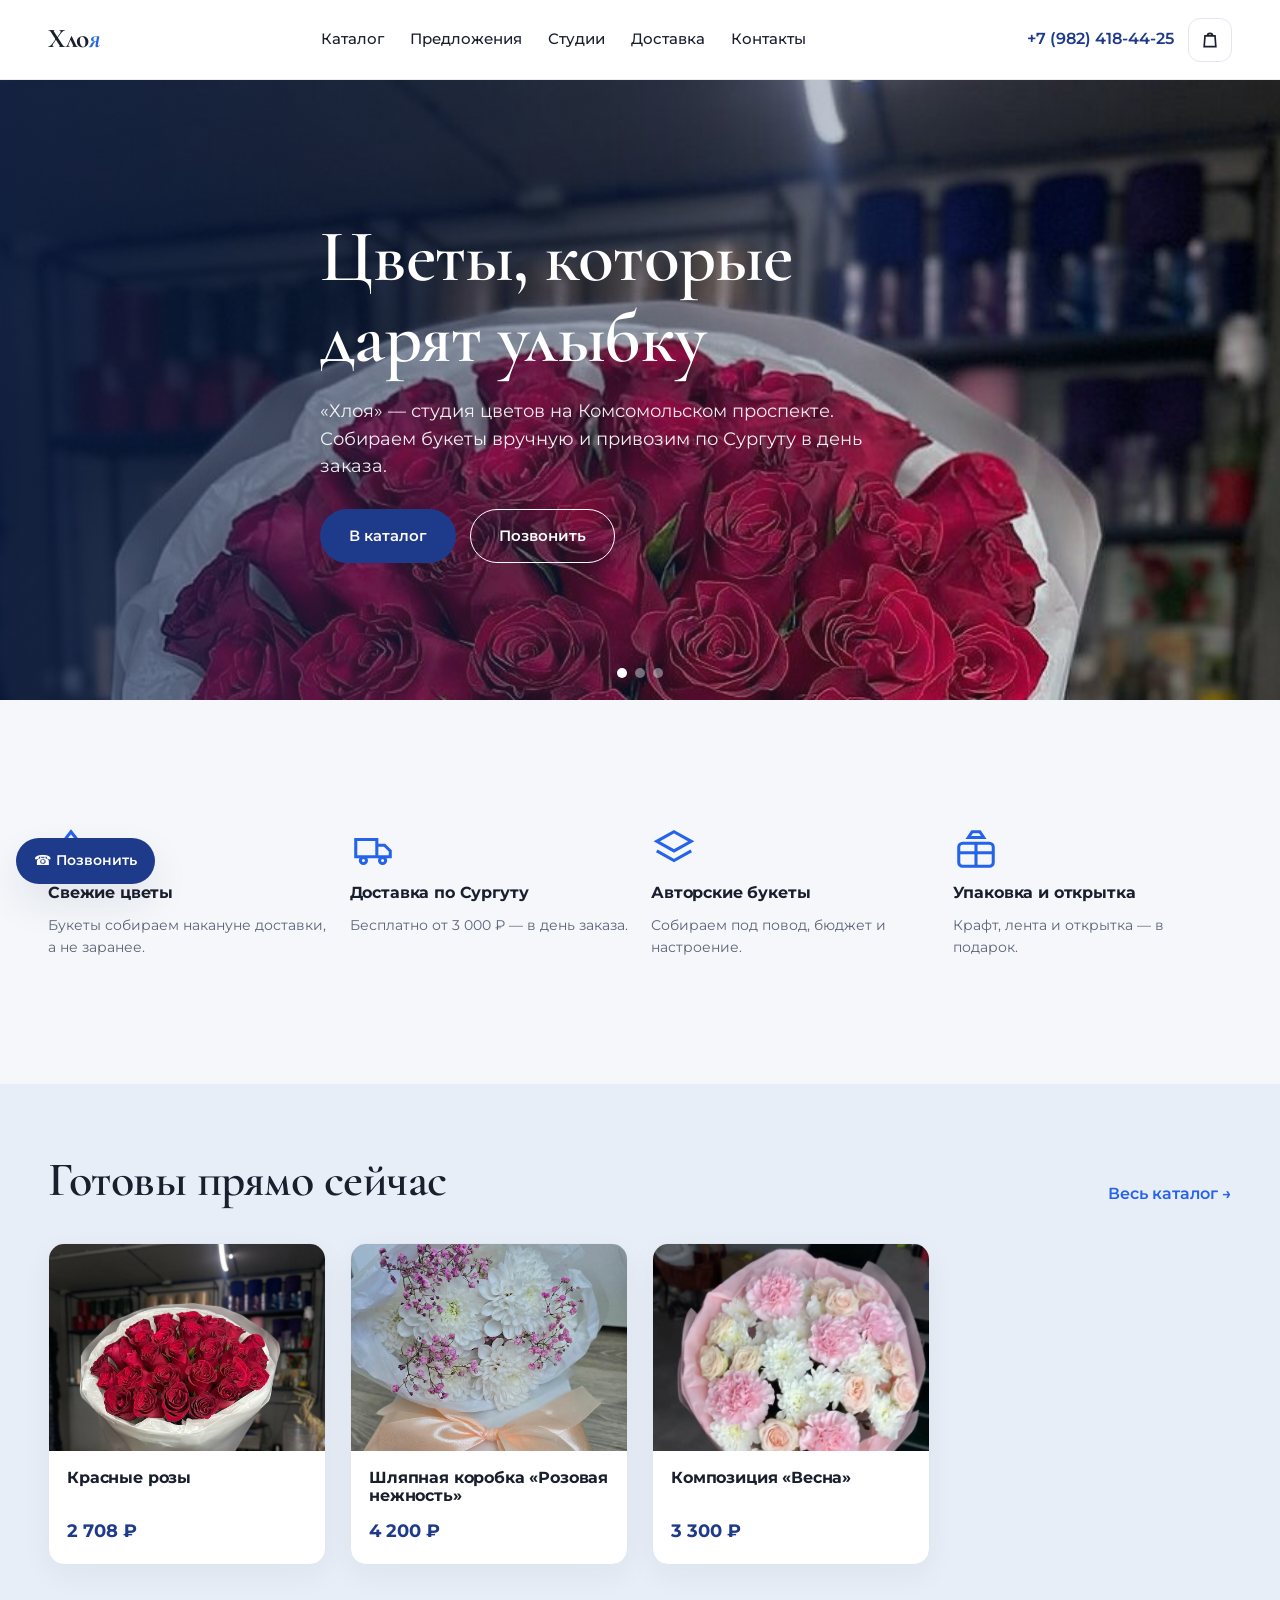
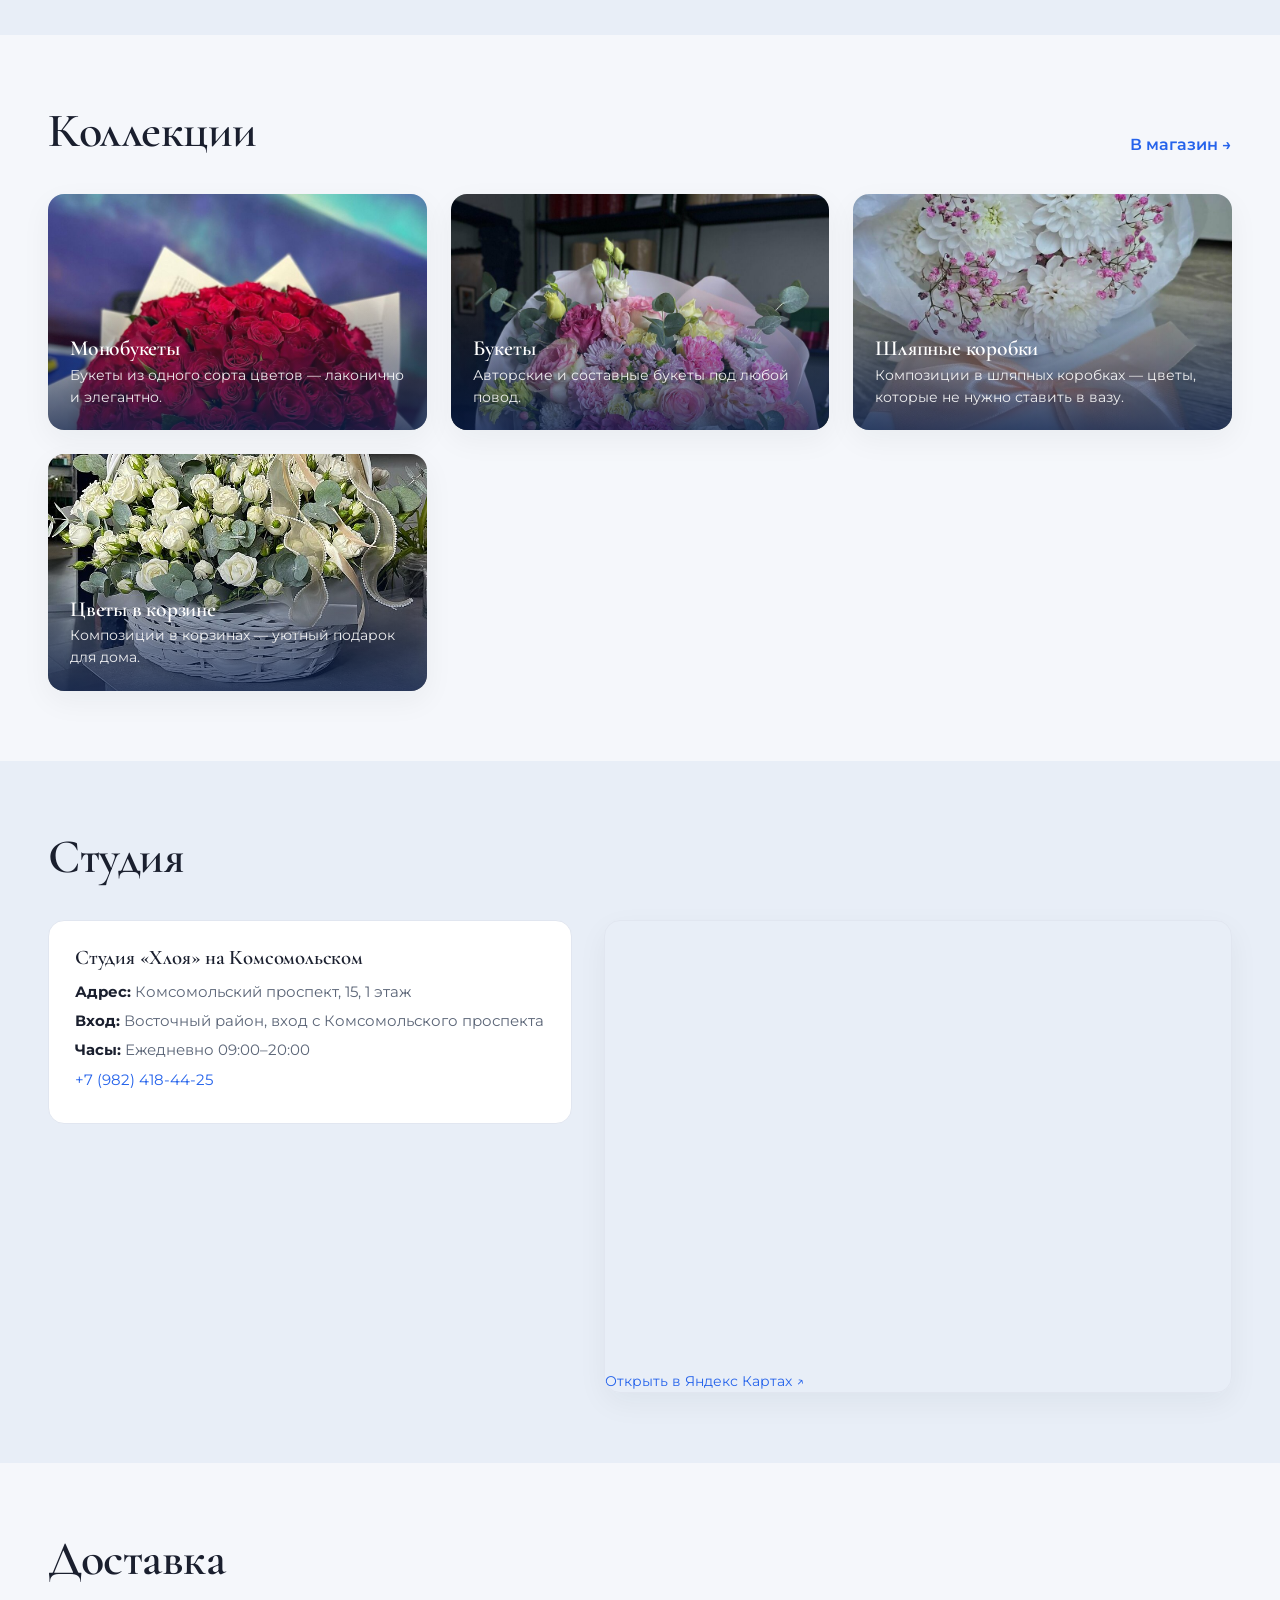
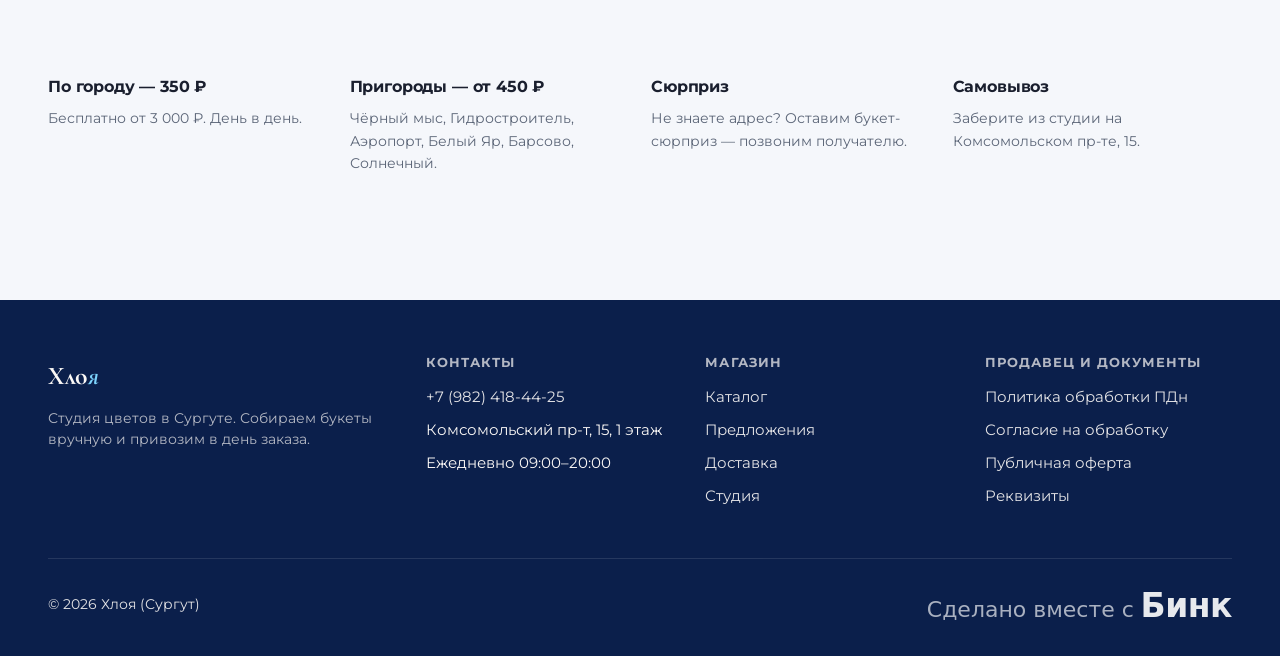
<file: index.html>
<!DOCTYPE html>
<html lang="ru">
<head>
<meta charset="UTF-8">
<meta name="viewport" content="width=device-width, initial-scale=1.0">
<title>Хлоя — студия цветов в Сургуте · доставка день в день</title>
<meta name="description" content="Студия цветов «Хлоя» в Сургуте: букеты, монобукеты, шляпные коробки. Доставка по Сургуту в день заказа. Комсомольский пр-т, 15.">
<link rel="stylesheet" href="css/styles.css">
<link rel="preconnect" href="https://fonts.googleapis.com">
<link rel="preconnect" href="https://fonts.gstatic.com" crossorigin>
<link href="https://fonts.googleapis.com/css2?family=Cormorant+Garamond:ital,wght@0,400;0,600;0,700;1,400&family=Montserrat:wght@400;500;600;700&family=Caveat:wght@400;600&display=swap" rel="stylesheet">
<script type="application/ld+json">
{"@context":"https://schema.org","@type":"Florist","name":"Хлоя","address":{"@type":"PostalAddress","streetAddress":"Комсомольский проспект, 15","addressLocality":"Сургут","addressRegion":"Ханты-Мансийский АО — Югра","addressCountry":"RU"},"geo":{"@type":"GeoCoordinates","latitude":61.239634,"longitude":73.443997},"telephone":"+7 982 418 44 25","openingHours":"Mo-Su 09:00-20:00"}
</script>
</head>
<body>
<header class="site-header">
  <div class="container">
    <a class="logo" href="index.html">Хло<em>я</em></a>
    <nav class="main-nav" id="main-nav">
      <a href="shop.html">Каталог</a>
      <a href="shop.html?offers=1">Предложения</a>
      <a href="#studios">Студии</a>
      <a href="#delivery">Доставка</a>
      <a href="#contacts">Контакты</a>
    </nav>
    <div class="header-actions">
      <a class="phone-pill" href="tel:+79824184425">+7 (982) 418-44-25</a>
      <a class="cart-btn" href="shop.html" aria-label="Корзина">
        <svg width="20" height="20" viewBox="0 0 24 24" fill="none" stroke="currentColor" stroke-width="2"><path d="M6 7h12l1 13H5L6 7z"/><path d="M9 7a3 3 0 0 1 6 0"/></svg>
        <span class="cart-count" style="display:none">0</span>
      </a>
      <button class="burger" aria-label="Меню" aria-expanded="false">☰</button>
    </div>
  </div>
</header>

<section class="hero" id="hero">
  <div class="hero-track" id="hero-track"></div>
  <div class="hero-dots" id="hero-dots"></div>
</section>

<section class="section">
  <div class="container">
    <div class="benefits">
      <div class="benefit">
        <svg class="ico" viewBox="0 0 24 24" fill="none" stroke="currentColor" stroke-width="1.6"><path d="M12 3c3 4 6 7 6 10a6 6 0 1 1-12 0c0-3 3-6 6-10z"/><circle cx="12" cy="13" r="2"/></svg>
        <h3>Свежие цветы</h3>
        <p>Букеты собираем накануне доставки, а не заранее.</p>
      </div>
      <div class="benefit">
        <svg class="ico" viewBox="0 0 24 24" fill="none" stroke="currentColor" stroke-width="1.6"><path d="M3 7h11v9H3zM14 10h4l3 3v3h-7z"/><circle cx="7" cy="18" r="1.6"/><circle cx="17" cy="18" r="1.6"/></svg>
        <h3>Доставка по Сургуту</h3>
        <p>Бесплатно от 3 000 ₽ — в день заказа.</p>
      </div>
      <div class="benefit">
        <svg class="ico" viewBox="0 0 24 24" fill="none" stroke="currentColor" stroke-width="1.6"><path d="M12 3l9 5-9 5-9-5 9-5z"/><path d="M3 13l9 5 9-5"/></svg>
        <h3>Авторские букеты</h3>
        <p>Собираем под повод, бюджет и настроение.</p>
      </div>
      <div class="benefit">
        <svg class="ico" viewBox="0 0 24 24" fill="none" stroke="currentColor" stroke-width="1.6"><rect x="3" y="9" width="18" height="12" rx="2"/><path d="M12 9v12M3 14h18"/><path d="M8 6h8l-2-3H10z"/></svg>
        <h3>Упаковка и открытка</h3>
        <p>Крафт, лента и открытка — в подарок.</p>
      </div>
    </div>
  </div>
</section>

<section class="section section--sand" id="showcase-sec">
  <div class="container">
    <div class="section-head"><h2>Готовы прямо сейчас</h2><a class="link" href="shop.html">Весь каталог →</a></div>
    <div class="products-grid" id="showcase-grid"></div>
  </div>
</section>

<section class="section">
  <div class="container">
    <div class="section-head"><h2>Коллекции</h2><a class="link" href="shop.html">В магазин →</a></div>
    <div class="collections-grid" id="collections-grid"></div>
  </div>
</section>

<section class="section section--sand" id="studios">
  <div class="container">
    <div class="section-head"><h2>Студия</h2></div>
    <div class="studios">
      <div id="studios-list"></div>
      <div class="map-wrap" id="studio-map"></div>
    </div>
  </div>
</section>

<section class="section" id="delivery">
  <div class="container">
    <div class="section-head"><h2>Доставка</h2></div>
    <div class="benefits">
      <div class="benefit"><h3>По городу — 350 ₽</h3><p>Бесплатно от 3 000 ₽. День в день.</p></div>
      <div class="benefit"><h3>Пригороды — от 450 ₽</h3><p>Чёрный мыс, Гидростроитель, Аэропорт, Белый Яр, Барсово, Солнечный.</p></div>
      <div class="benefit"><h3>Сюрприз</h3><p>Не знаете адрес? Оставим букет-сюрприз — позвоним получателю.</p></div>
      <div class="benefit"><h3>Самовывоз</h3><p>Заберите из студии на Комсомольском пр-те, 15.</p></div>
    </div>
  </div>
</section>

<footer class="site-footer" id="contacts">
  <div class="container">
    <div class="footer-grid">
      <div class="footer-col">
        <div class="footer-brand">Хло<em>я</em></div>
        <p class="footer-note">Студия цветов в Сургуте. Собираем букеты вручную и привозим в день заказа.</p>
      </div>
      <div class="footer-col">
        <h4>Контакты</h4>
        <ul>
          <li><a href="tel:+79824184425">+7 (982) 418-44-25</a></li>
          <li>Комсомольский пр-т, 15, 1 этаж</li>
          <li>Ежедневно 09:00–20:00</li>
        </ul>
      </div>
      <div class="footer-col">
        <h4>Магазин</h4>
        <ul>
          <li><a href="shop.html">Каталог</a></li>
          <li><a href="shop.html?offers=1">Предложения</a></li>
          <li><a href="#delivery">Доставка</a></li>
          <li><a href="#studios">Студия</a></li>
        </ul>
      </div>
      <div class="footer-col">
        <h4>Продавец и документы</h4>
        <ul>
          <li><a href="privacy.html">Политика обработки ПДн</a></li>
          <li><a href="consent.html">Согласие на обработку</a></li>
          <li><a href="offer.html">Публичная оферта</a></li>
          <li><a href="requisites.html">Реквизиты</a></li>
        </ul>
      </div>
    </div>
    <div class="footer-bottom">
      <span>© 2026 Хлоя (Сургут)</span>
      <!-- Бинк: знак «Сделано вместе с Бинк», белый — для тёмного фона. https://b-inc.ru -->
      <a class="binc-made binc-made--white" href="https://b-inc.ru/" target="_blank" rel="noopener"><span class="binc-made__muted">Сделано вместе&nbsp;с</span> <span class="binc-made__name">Бинк</span></a>
    </div>
  </div>
</footer>

<div class="contact-dock">
  <a href="tel:+79824184425">☎ Позвонить</a>
</div>

<script src="js/api.js"></script>
<script src="js/app.js"></script>
<script src="js/home-catalog.js"></script>
</body>
</html>
</file>
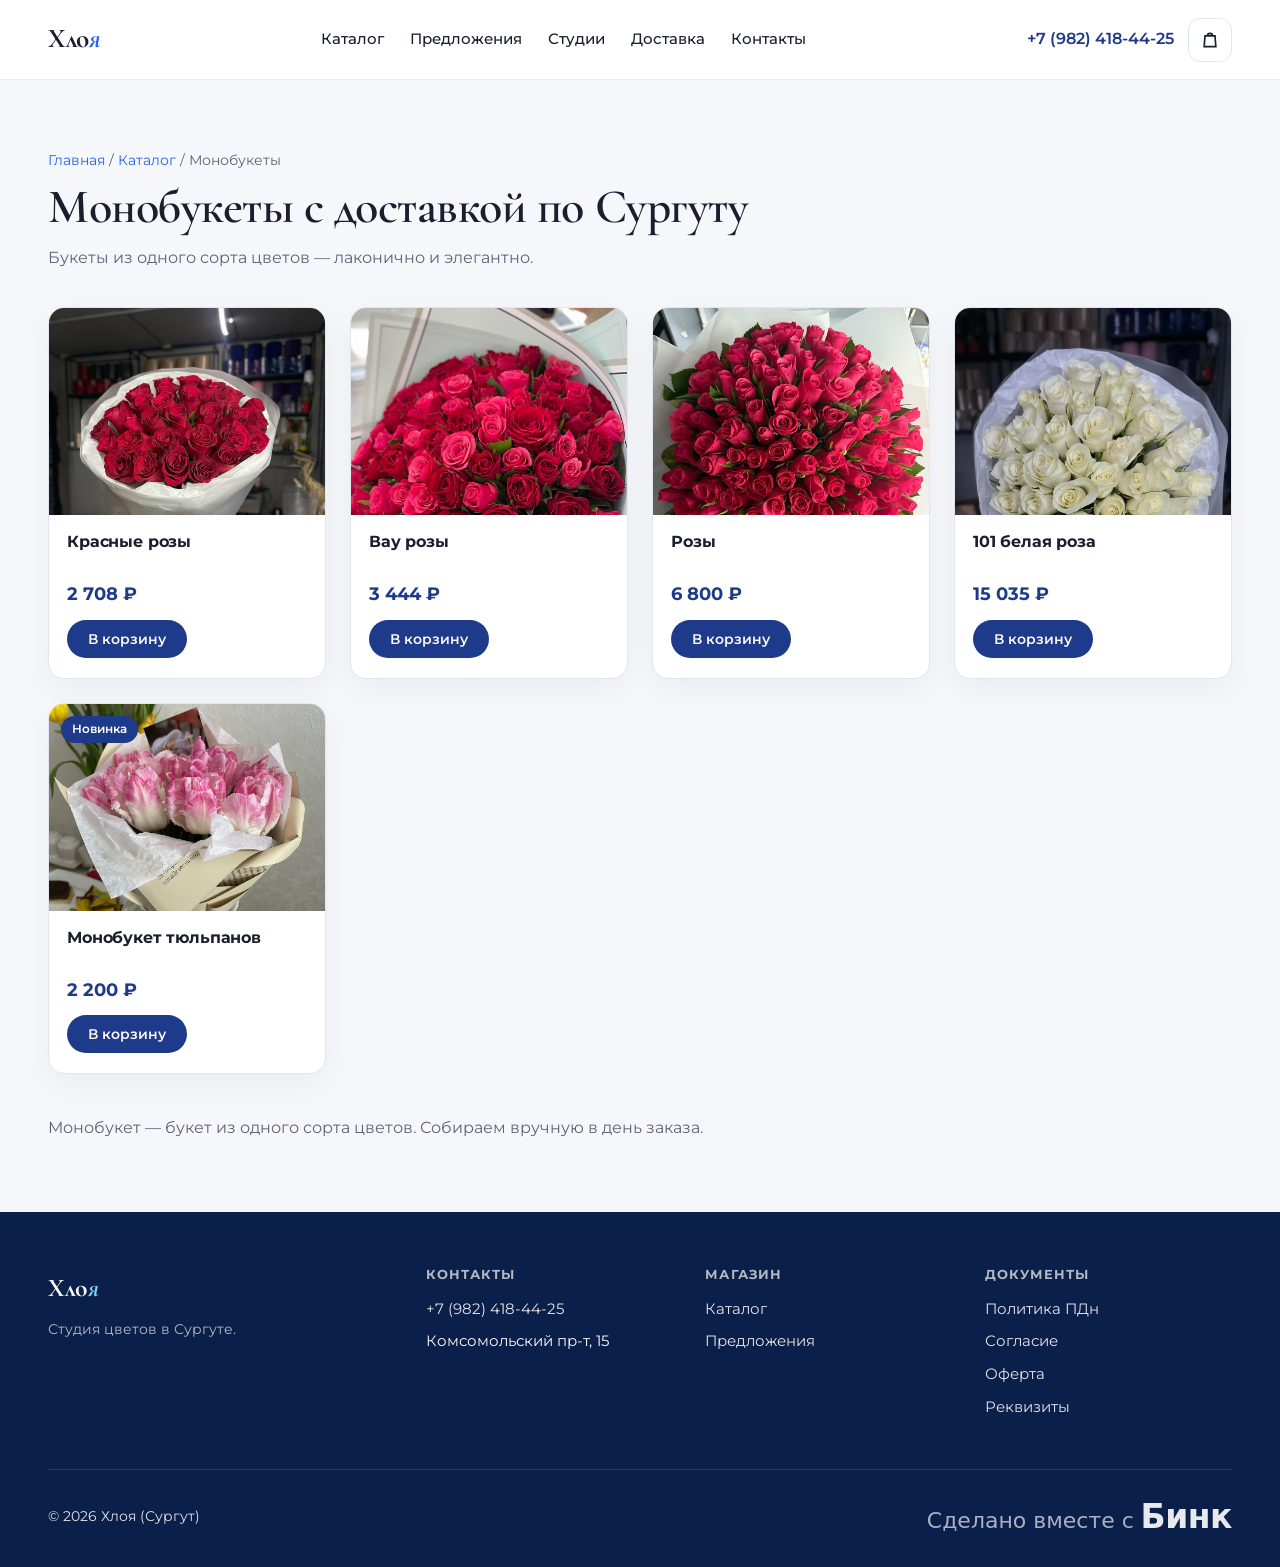
<file: catalog.html>
<!DOCTYPE html>
<html lang="ru">
<head>
<meta charset="UTF-8">
<meta name="viewport" content="width=device-width, initial-scale=1.0">
<title>Каталог — Хлоя, Сургут</title>
<meta name="description" content="Коллекция цветов студии «Хлоя» в Сургуте.">
<link rel="stylesheet" href="css/styles.css">
<link rel="preconnect" href="https://fonts.googleapis.com">
<link rel="preconnect" href="https://fonts.gstatic.com" crossorigin>
<link href="https://fonts.googleapis.com/css2?family=Cormorant+Garamond:ital,wght@0,400;0,600;0,700;1,400&family=Montserrat:wght@400;500;600;700&family=Caveat:wght@400;600&display=swap" rel="stylesheet">
</head>
<body>
<header class="site-header">
  <div class="container">
    <a class="logo" href="index.html">Хло<em>я</em></a>
    <nav class="main-nav" id="main-nav">
      <a href="shop.html">Каталог</a>
      <a href="shop.html?offers=1">Предложения</a>
      <a href="index.html#studios">Студии</a>
      <a href="index.html#delivery">Доставка</a>
      <a href="index.html#contacts">Контакты</a>
    </nav>
    <div class="header-actions">
      <a class="phone-pill" href="tel:+79824184425">+7 (982) 418-44-25</a>
      <a class="cart-btn" href="shop.html" aria-label="Корзина">
        <svg width="20" height="20" viewBox="0 0 24 24" fill="none" stroke="currentColor" stroke-width="2"><path d="M6 7h12l1 13H5L6 7z"/><path d="M9 7a3 3 0 0 1 6 0"/></svg>
        <span class="cart-count" style="display:none">0</span>
      </a>
      <button class="burger" aria-label="Меню" aria-expanded="false">☰</button>
    </div>
  </div>
</header>

<main class="section">
  <div class="container">
    <nav style="font-size:.85rem;color:var(--text-muted);margin-bottom:10px"><a href="index.html">Главная</a> / <a href="shop.html">Каталог</a> / <span id="crumb">…</span></nav>
    <h1 id="h1" style="font-size:clamp(1.9rem,4vw,3rem);margin-bottom:12px">…</h1>
    <p id="cat-desc" style="color:var(--text-muted);max-width:60ch;margin-bottom:36px"></p>
    <div class="products-grid" id="grid"></div>
    <p id="seo-text" style="color:var(--text-muted);max-width:70ch;margin-top:40px;line-height:1.7"></p>
  </div>
</main>

<footer class="site-footer">
  <div class="container">
    <div class="footer-grid">
      <div class="footer-col"><div class="footer-brand">Хло<em>я</em></div><p class="footer-note">Студия цветов в Сургуте.</p></div>
      <div class="footer-col"><h4>Контакты</h4><ul><li><a href="tel:+79824184425">+7 (982) 418-44-25</a></li><li>Комсомольский пр-т, 15</li></ul></div>
      <div class="footer-col"><h4>Магазин</h4><ul><li><a href="shop.html">Каталог</a></li><li><a href="shop.html?offers=1">Предложения</a></li></ul></div>
      <div class="footer-col"><h4>Документы</h4><ul><li><a href="privacy.html">Политика ПДн</a></li><li><a href="consent.html">Согласие</a></li><li><a href="offer.html">Оферта</a></li><li><a href="requisites.html">Реквизиты</a></li></ul></div>
    </div>
    <div class="footer-bottom">
      <span>© 2026 Хлоя (Сургут)</span>
      <!-- Бинк: знак «Сделано вместе с Бинк», белый — для тёмного фона. https://b-inc.ru -->
      <a class="binc-made binc-made--white" href="https://b-inc.ru/" target="_blank" rel="noopener"><span class="binc-made__muted">Сделано вместе&nbsp;с</span> <span class="binc-made__name">Бинк</span></a>
    </div>
  </div>
</footer>

<script src="js/api.js"></script>
<script src="js/app.js"></script>
<script>
document.addEventListener('DOMContentLoaded', async ()=>{
  const c = await api('/api/catalog');
  const slug = new URLSearchParams(location.search).get('slug');
  const cat = (c.categories||[]).find(x=>x.slug===slug) || (c.categories||[])[0];
  if(!cat) return;
  document.title = cat.seo_title || cat.name + ' — Хлоя';
  const d = document.querySelector('meta[name=description]'); if(d) d.content = cat.seo_description || '';
  document.getElementById('crumb').textContent = cat.name;
  document.getElementById('h1').textContent = cat.seo_h1 || cat.name;
  document.getElementById('cat-desc').textContent = cat.description || '';
  document.getElementById('seo-text').textContent = cat.seo_text || '';
  const eff = p => (p.discount_active && p.sale_price!=null) ? p.sale_price : p.price;
  const products = (c.products||[]).filter(p=>p.category===cat.id && !p.hidden);
  document.getElementById('grid').innerHTML = products.map(p=>`
    <article class="product-card">
      <div class="photo">${p.badge?`<span class="badge">${p.badge}</span>`:''}<img src="${p.image_url}" alt="${p.image_alt||p.title}" loading="lazy"></div>
      <div class="body"><h3><a href="product.html?slug=${p.slug}">${p.title}</a></h3><div class="price">${formatPrice(eff(p))}</div>
      <button class="btn btn--primary btn--small" data-add="${p.id}" style="margin-top:12px">В корзину</button></div>
    </article>`).join('') || '<p style="color:var(--text-muted)">В этой коллекции пока нет товаров.</p>';
  document.getElementById('grid').querySelectorAll('[data-add]').forEach(b=>b.addEventListener('click', ()=>{ Cart.add(b.dataset.add); b.textContent='✓ Добавлено'; setTimeout(()=>b.textContent='В корзину',1200); }));
});
</script>
</body>
</html>
</file>
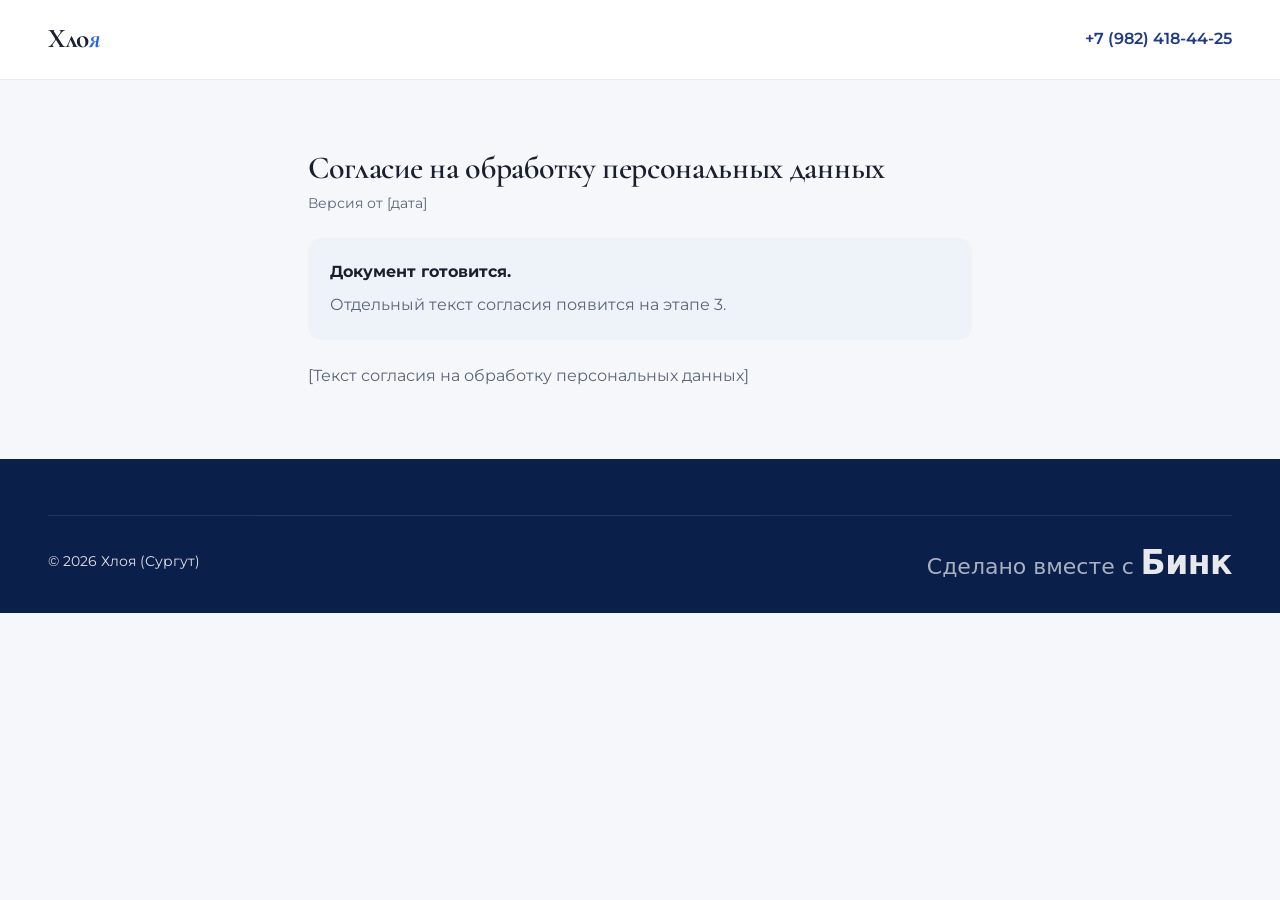
<file: consent.html>
<!DOCTYPE html>
<html lang="ru">
<head>
<meta charset="UTF-8"><meta name="viewport" content="width=device-width, initial-scale=1.0">
<title>Согласие на обработку персональных данных — Хлоя</title>
<link rel="stylesheet" href="css/styles.css">
<link rel="preconnect" href="https://fonts.googleapis.com"><link rel="preconnect" href="https://fonts.gstatic.com" crossorigin>
<link href="https://fonts.googleapis.com/css2?family=Cormorant+Garamond:ital,wght@0,400;0,600;0,700;1,400&family=Montserrat:wght@400;500;600;700&display=swap" rel="stylesheet">
</head>
<body>
<header class="site-header"><div class="container"><a class="logo" href="index.html">Хло<em>я</em></a><div class="header-actions"><a class="phone-pill" href="tel:+79824184425">+7 (982) 418-44-25</a></div></div></header>
<main class="section"><div class="container" style="max-width:760px" data-document-version="draft">
  <h1 style="font-size:2rem;margin-bottom:8px">Согласие на обработку персональных данных</h1>
  <p style="color:var(--text-muted);font-size:.85rem;margin-bottom:24px">Версия от [дата]</p>
  <div style="background:var(--bg-sand-light);border-radius:14px;padding:22px;margin-bottom:24px"><b>Документ готовится.</b><p style="color:var(--text-muted);margin-top:8px">Отдельный текст согласия появится на этапе 3.</p></div>
  <p style="color:var(--text-muted)">[Текст согласия на обработку персональных данных]</p>
</div></main>
<footer class="site-footer"><div class="container"><div class="footer-bottom">
  <span>© 2026 Хлоя (Сургут)</span>
  <!-- Бинк: знак «Сделано вместе с Бинк», белый — для тёмного фона. https://b-inc.ru -->
  <a class="binc-made binc-made--white" href="https://b-inc.ru/" target="_blank" rel="noopener"><span class="binc-made__muted">Сделано вместе&nbsp;с</span> <span class="binc-made__name">Бинк</span></a>
</div></div></footer>
</body>
</html>
</file>
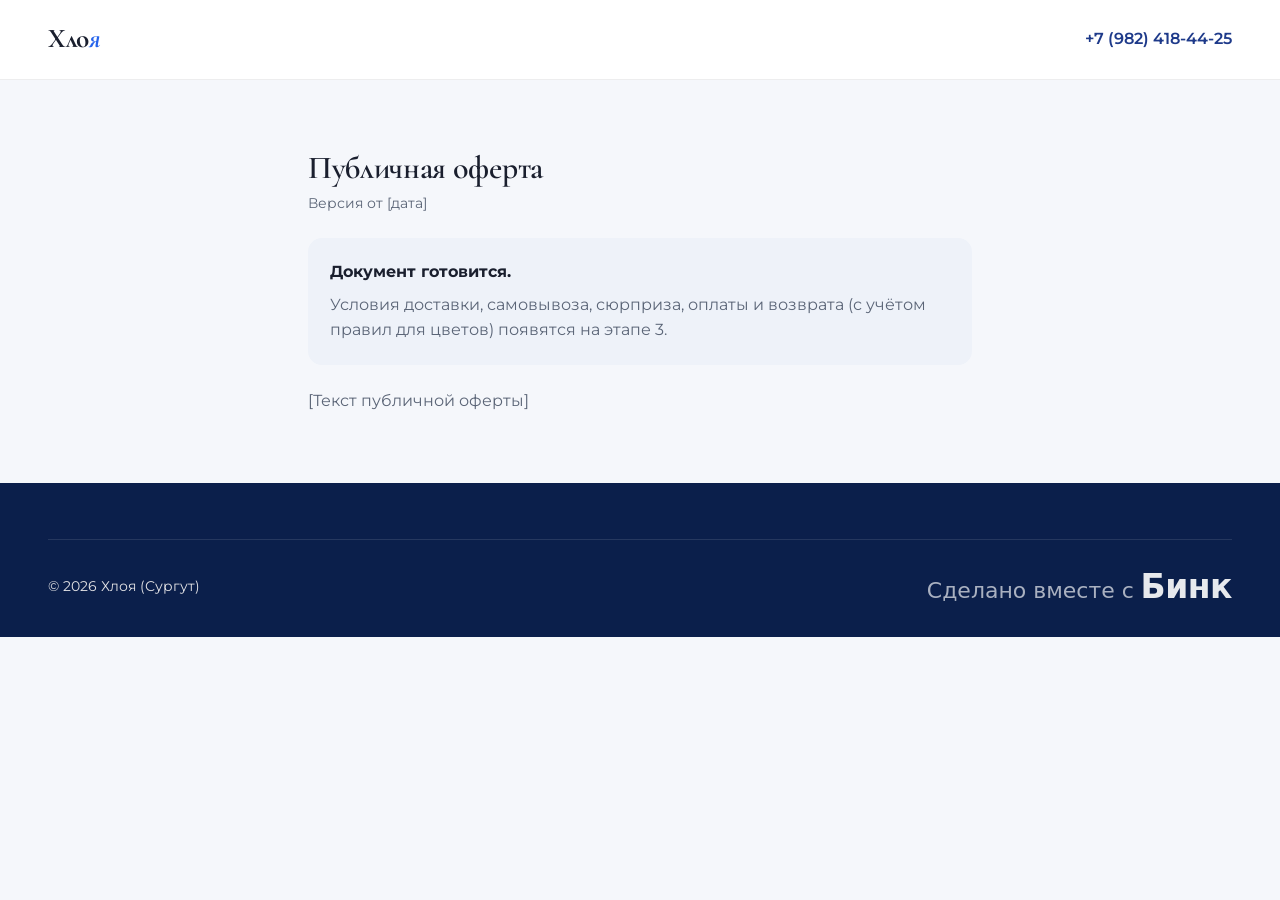
<file: offer.html>
<!DOCTYPE html>
<html lang="ru">
<head>
<meta charset="UTF-8"><meta name="viewport" content="width=device-width, initial-scale=1.0">
<title>Публичная оферта — Хлоя</title>
<link rel="stylesheet" href="css/styles.css">
<link rel="preconnect" href="https://fonts.googleapis.com"><link rel="preconnect" href="https://fonts.gstatic.com" crossorigin>
<link href="https://fonts.googleapis.com/css2?family=Cormorant+Garamond:ital,wght@0,400;0,600;0,700;1,400&family=Montserrat:wght@400;500;600;700&display=swap" rel="stylesheet">
</head>
<body>
<header class="site-header"><div class="container"><a class="logo" href="index.html">Хло<em>я</em></a><div class="header-actions"><a class="phone-pill" href="tel:+79824184425">+7 (982) 418-44-25</a></div></div></header>
<main class="section"><div class="container" style="max-width:760px" data-document-version="draft">
  <h1 style="font-size:2rem;margin-bottom:8px">Публичная оферта</h1>
  <p style="color:var(--text-muted);font-size:.85rem;margin-bottom:24px">Версия от [дата]</p>
  <div style="background:var(--bg-sand-light);border-radius:14px;padding:22px;margin-bottom:24px"><b>Документ готовится.</b><p style="color:var(--text-muted);margin-top:8px">Условия доставки, самовывоза, сюрприза, оплаты и возврата (с учётом правил для цветов) появятся на этапе 3.</p></div>
  <p style="color:var(--text-muted)">[Текст публичной оферты]</p>
</div></main>
<footer class="site-footer"><div class="container"><div class="footer-bottom">
  <span>© 2026 Хлоя (Сургут)</span>
  <!-- Бинк: знак «Сделано вместе с Бинк», белый — для тёмного фона. https://b-inc.ru -->
  <a class="binc-made binc-made--white" href="https://b-inc.ru/" target="_blank" rel="noopener"><span class="binc-made__muted">Сделано вместе&nbsp;с</span> <span class="binc-made__name">Бинк</span></a>
</div></div></footer>
</body>
</html>
</file>
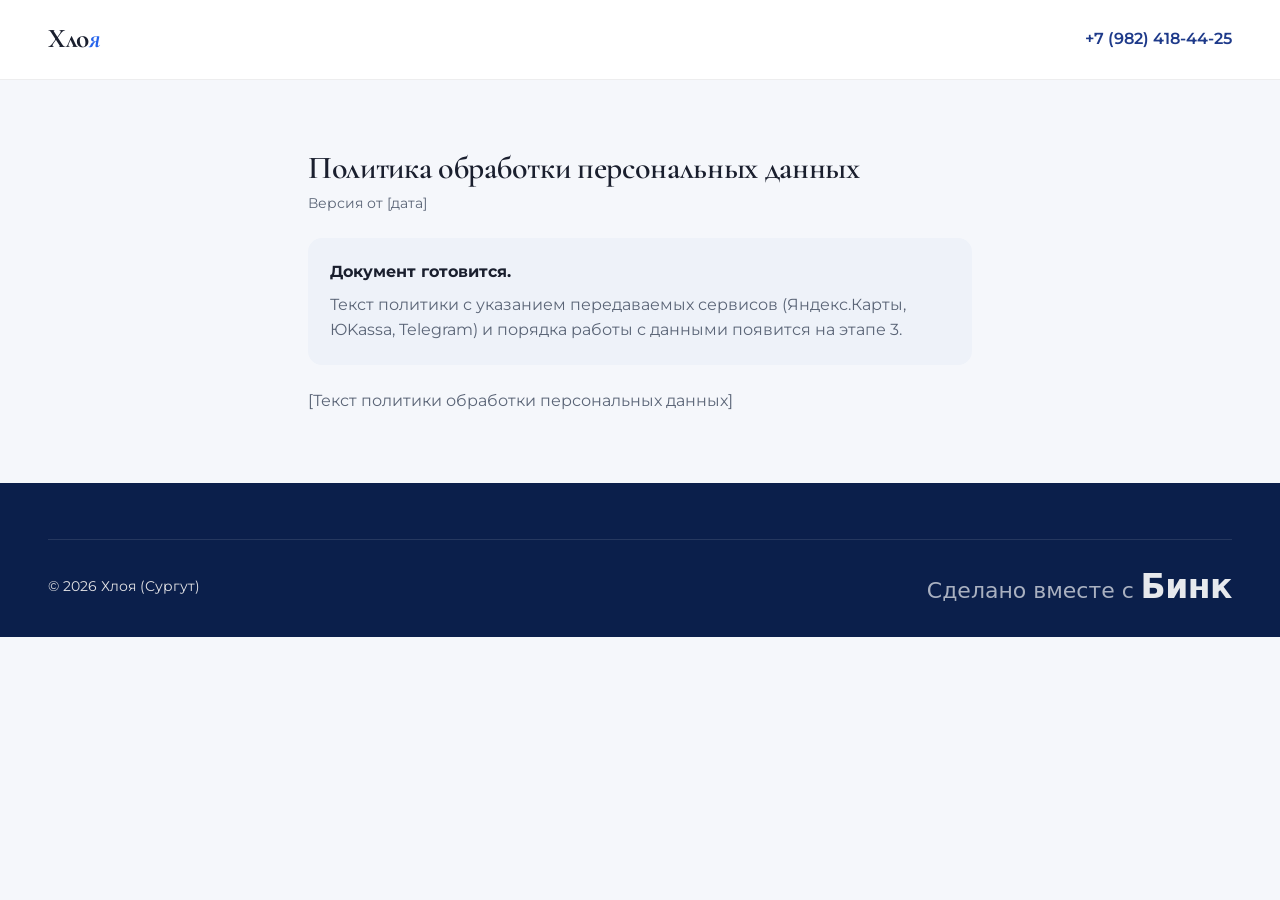
<file: privacy.html>
<!DOCTYPE html>
<html lang="ru">
<head>
<meta charset="UTF-8"><meta name="viewport" content="width=device-width, initial-scale=1.0">
<title>Политика обработки персональных данных — Хлоя</title>
<link rel="stylesheet" href="css/styles.css">
<link rel="preconnect" href="https://fonts.googleapis.com"><link rel="preconnect" href="https://fonts.gstatic.com" crossorigin>
<link href="https://fonts.googleapis.com/css2?family=Cormorant+Garamond:ital,wght@0,400;0,600;0,700;1,400&family=Montserrat:wght@400;500;600;700&display=swap" rel="stylesheet">
</head>
<body>
<header class="site-header"><div class="container"><a class="logo" href="index.html">Хло<em>я</em></a><div class="header-actions"><a class="phone-pill" href="tel:+79824184425">+7 (982) 418-44-25</a></div></div></header>
<main class="section"><div class="container" style="max-width:760px" data-document-version="draft">
  <h1 style="font-size:2rem;margin-bottom:8px">Политика обработки персональных данных</h1>
  <p style="color:var(--text-muted);font-size:.85rem;margin-bottom:24px">Версия от [дата]</p>
  <div style="background:var(--bg-sand-light);border-radius:14px;padding:22px;margin-bottom:24px"><b>Документ готовится.</b><p style="color:var(--text-muted);margin-top:8px">Текст политики с указанием передаваемых сервисов (Яндекс.Карты, ЮKassa, Telegram) и порядка работы с данными появится на этапе 3.</p></div>
  <p style="color:var(--text-muted)">[Текст политики обработки персональных данных]</p>
</div></main>
<footer class="site-footer"><div class="container"><div class="footer-bottom">
  <span>© 2026 Хлоя (Сургут)</span>
  <!-- Бинк: знак «Сделано вместе с Бинк», белый — для тёмного фона. https://b-inc.ru -->
  <a class="binc-made binc-made--white" href="https://b-inc.ru/" target="_blank" rel="noopener"><span class="binc-made__muted">Сделано вместе&nbsp;с</span> <span class="binc-made__name">Бинк</span></a>
</div></div></footer>
</body>
</html>
</file>
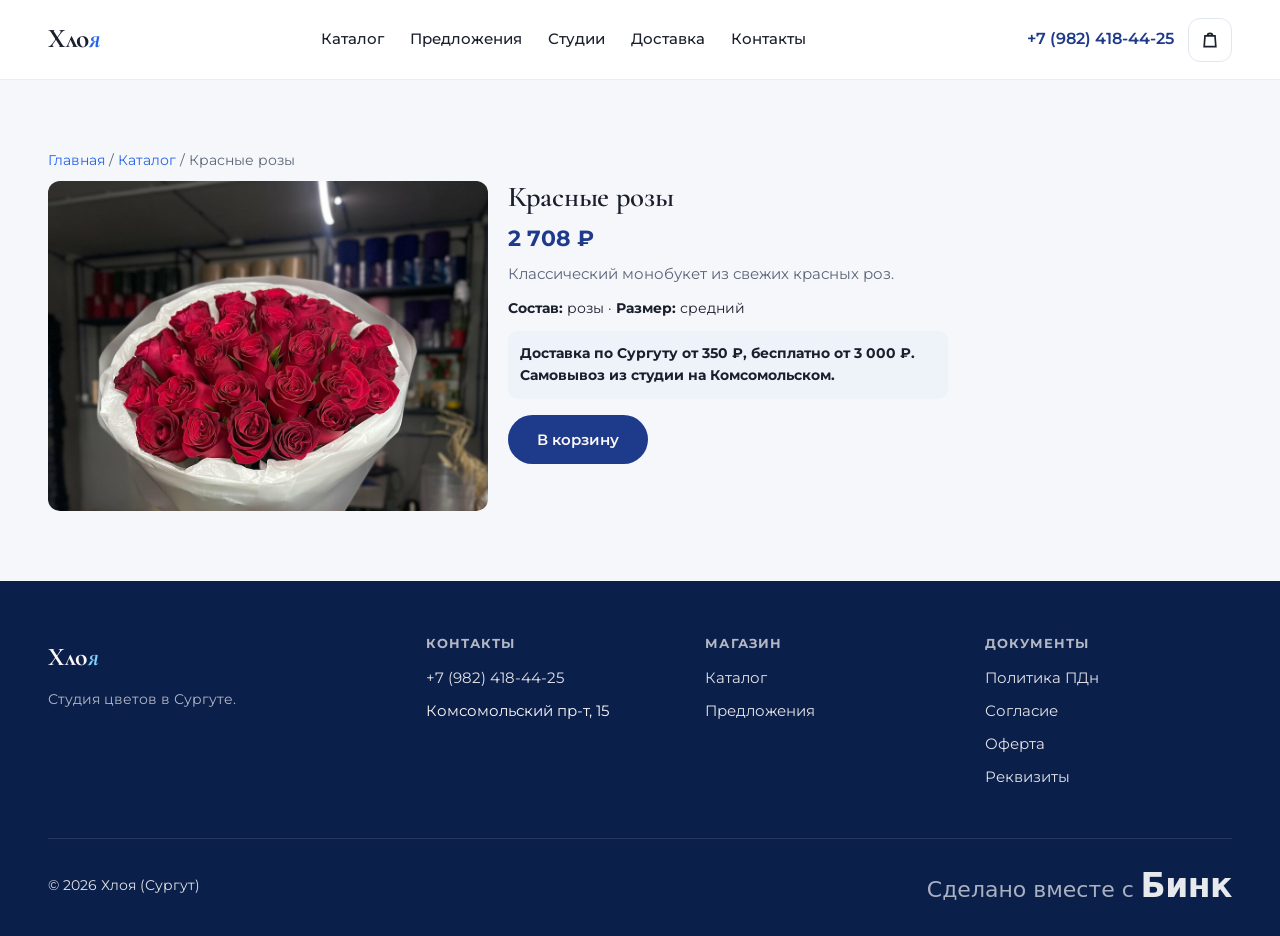
<file: product.html>
<!DOCTYPE html>
<html lang="ru">
<head>
<meta charset="UTF-8">
<meta name="viewport" content="width=device-width, initial-scale=1.0">
<title>Букет — Хлоя, Сургут</title>
<meta name="description" content="Купить букет в студии «Хлоя» в Сургуте с доставкой.">
<link rel="stylesheet" href="css/styles.css">
<link rel="stylesheet" href="css/market.css">
<link rel="preconnect" href="https://fonts.googleapis.com">
<link rel="preconnect" href="https://fonts.gstatic.com" crossorigin>
<link href="https://fonts.googleapis.com/css2?family=Cormorant+Garamond:ital,wght@0,400;0,600;0,700;1,400&family=Montserrat:wght@400;500;600;700&family=Caveat:wght@400;600&display=swap" rel="stylesheet">
</head>
<body>
<header class="site-header">
  <div class="container">
    <a class="logo" href="index.html">Хло<em>я</em></a>
    <nav class="main-nav" id="main-nav">
      <a href="shop.html">Каталог</a>
      <a href="shop.html?offers=1">Предложения</a>
      <a href="index.html#studios">Студии</a>
      <a href="index.html#delivery">Доставка</a>
      <a href="index.html#contacts">Контакты</a>
    </nav>
    <div class="header-actions">
      <a class="phone-pill" href="tel:+79824184425">+7 (982) 418-44-25</a>
      <a class="cart-btn" href="shop.html" aria-label="Корзина">
        <svg width="20" height="20" viewBox="0 0 24 24" fill="none" stroke="currentColor" stroke-width="2"><path d="M6 7h12l1 13H5L6 7z"/><path d="M9 7a3 3 0 0 1 6 0"/></svg>
        <span class="cart-count" style="display:none">0</span>
      </a>
      <button class="burger" aria-label="Меню" aria-expanded="false">☰</button>
    </div>
  </div>
</header>

<main class="section">
  <div class="container">
    <nav style="font-size:.85rem;color:var(--text-muted);margin-bottom:10px"><a href="index.html">Главная</a> / <a href="shop.html">Каталог</a> / <span id="crumb">…</span></nav>
    <div class="detail-grid" id="product-box" style="max-width:900px"></div>
  </div>
</main>

<footer class="site-footer">
  <div class="container">
    <div class="footer-grid">
      <div class="footer-col"><div class="footer-brand">Хло<em>я</em></div><p class="footer-note">Студия цветов в Сургуте.</p></div>
      <div class="footer-col"><h4>Контакты</h4><ul><li><a href="tel:+79824184425">+7 (982) 418-44-25</a></li><li>Комсомольский пр-т, 15</li></ul></div>
      <div class="footer-col"><h4>Магазин</h4><ul><li><a href="shop.html">Каталог</a></li><li><a href="shop.html?offers=1">Предложения</a></li></ul></div>
      <div class="footer-col"><h4>Документы</h4><ul><li><a href="privacy.html">Политика ПДн</a></li><li><a href="consent.html">Согласие</a></li><li><a href="offer.html">Оферта</a></li><li><a href="requisites.html">Реквизиты</a></li></ul></div>
    </div>
    <div class="footer-bottom">
      <span>© 2026 Хлоя (Сургут)</span>
      <!-- Бинк: знак «Сделано вместе с Бинк», белый — для тёмного фона. https://b-inc.ru -->
      <a class="binc-made binc-made--white" href="https://b-inc.ru/" target="_blank" rel="noopener"><span class="binc-made__muted">Сделано вместе&nbsp;с</span> <span class="binc-made__name">Бинк</span></a>
    </div>
  </div>
</footer>

<script src="js/api.js"></script>
<script src="js/app.js"></script>
<script>
document.addEventListener('DOMContentLoaded', async ()=>{
  const [c, dv] = await Promise.all([api('/api/catalog'), api('/api/delivery')]);
  const slug = new URLSearchParams(location.search).get('slug');
  const p = (c.products||[]).find(x=>x.slug===slug) || (c.products||[])[0];
  if(!p) return;
  document.title = p.seo_title || p.title + ' — купить в Сургуте | «Хлоя»';
  const eff = p.discount_active && p.sale_price!=null ? p.sale_price : p.price;
  const old = p.discount_active && p.sale_price!=null ? p.price : null;
  const minZone = Math.min(...(dv.zones||[]).map(z=>z.price));
  const avail = p.no_delivery
    ? 'Без доставки — только самовывоз из студии: ' + (dv.pickup[0]?dv.pickup[0].address:'[адрес]')
    : `Доставка по Сургуту от ${formatPrice(minZone)}, бесплатно от ${formatPrice(dv.free_from)}. Самовывоз из студии на Комсомольском.`;
  document.getElementById('crumb').textContent = p.title;
  document.getElementById('product-box').innerHTML = `
    <img src="${p.image_url}" alt="${p.image_alt||p.title}">
    <div>
      <h1 style="font-size:1.8rem">${p.title}</h1>
      <div class="price">${p.price_prefix?p.price_prefix+' ':''}${formatPrice(eff)}${old?` <span style="text-decoration:line-through;color:var(--text-muted);font-size:1rem">${formatPrice(old)}</span>`:''}</div>
      <p class="desc">${p.description}</p>
      <p style="font-size:.85rem;margin-bottom:12px"><b>Состав:</b> ${(p.flower_types||[]).join(', ')} · <b>Размер:</b> ${p.size||'—'}</p>
      <div class="availability"><b>${avail}</b></div>
      <button class="btn btn--primary" id="buy">В корзину</button>
    </div>`;
  document.getElementById('buy').addEventListener('click', ()=>{ Cart.add(p.id); document.getElementById('buy').textContent='✓ Добавлено'; });
});
</script>
</body>
</html>
</file>
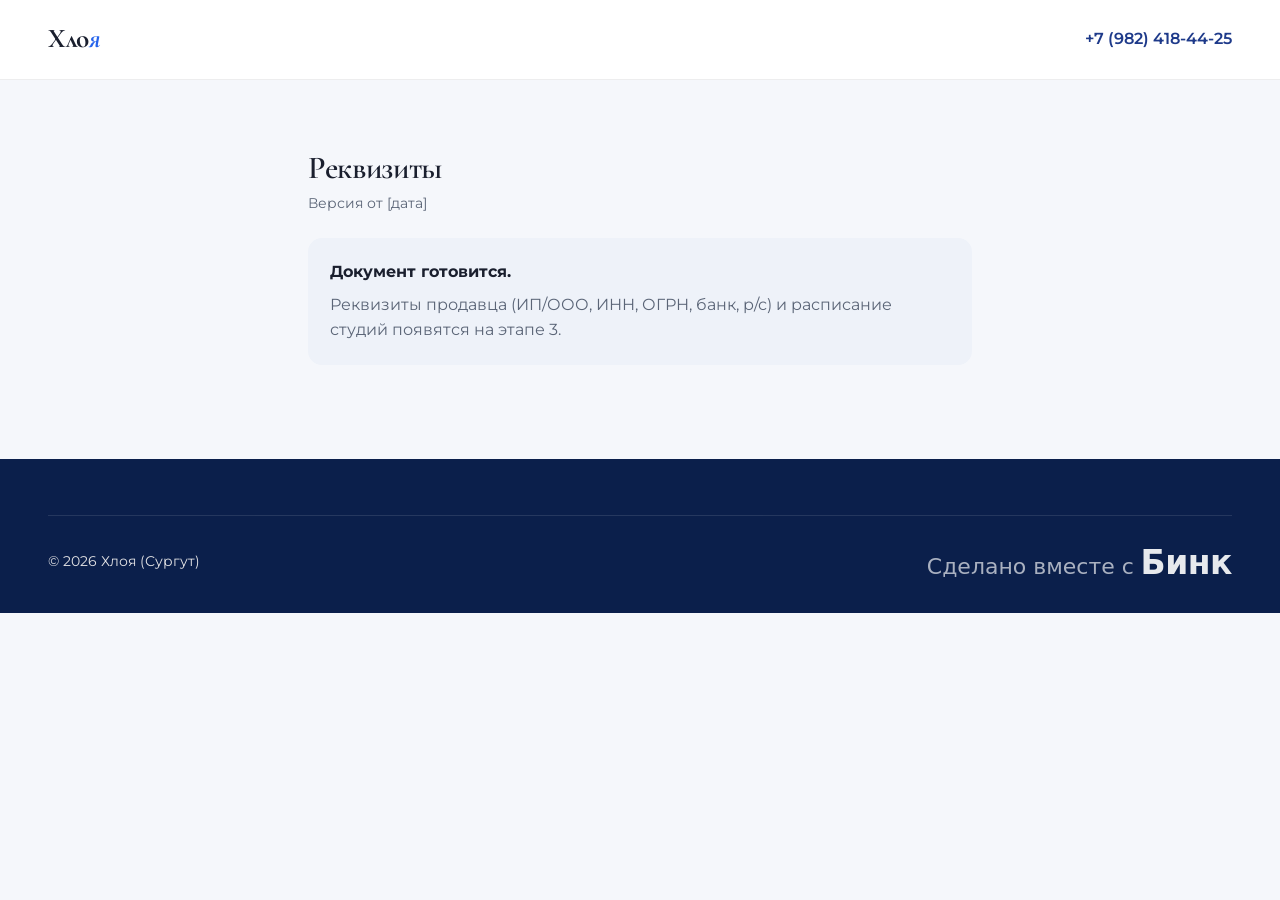
<file: requisites.html>
<!DOCTYPE html>
<html lang="ru">
<head>
<meta charset="UTF-8"><meta name="viewport" content="width=device-width, initial-scale=1.0">
<title>Реквизиты — Хлоя</title>
<link rel="stylesheet" href="css/styles.css">
<link rel="preconnect" href="https://fonts.googleapis.com"><link rel="preconnect" href="https://fonts.gstatic.com" crossorigin>
<link href="https://fonts.googleapis.com/css2?family=Cormorant+Garamond:ital,wght@0,400;0,600;0,700;1,400&family=Montserrat:wght@400;500;600;700&display=swap" rel="stylesheet">
</head>
<body>
<header class="site-header"><div class="container"><a class="logo" href="index.html">Хло<em>я</em></a><div class="header-actions"><a class="phone-pill" href="tel:+79824184425">+7 (982) 418-44-25</a></div></div></header>
<main class="section"><div class="container" style="max-width:760px" data-document-version="draft">
  <h1 style="font-size:2rem;margin-bottom:8px">Реквизиты</h1>
  <p style="color:var(--text-muted);font-size:.85rem;margin-bottom:24px">Версия от [дата]</p>
  <div style="background:var(--bg-sand-light);border-radius:14px;padding:22px;margin-bottom:24px"><b>Документ готовится.</b><p style="color:var(--text-muted);margin-top:8px">Реквизиты продавца (ИП/ООО, ИНН, ОГРН, банк, р/с) и расписание студий появятся на этапе 3.</p></div>
</div></main>
<footer class="site-footer"><div class="container"><div class="footer-bottom">
  <span>© 2026 Хлоя (Сургут)</span>
  <!-- Бинк: знак «Сделано вместе с Бинк», белый — для тёмного фона. https://b-inc.ru -->
  <a class="binc-made binc-made--white" href="https://b-inc.ru/" target="_blank" rel="noopener"><span class="binc-made__muted">Сделано вместе&nbsp;с</span> <span class="binc-made__name">Бинк</span></a>
</div></div></footer>
</body>
</html>
</file>
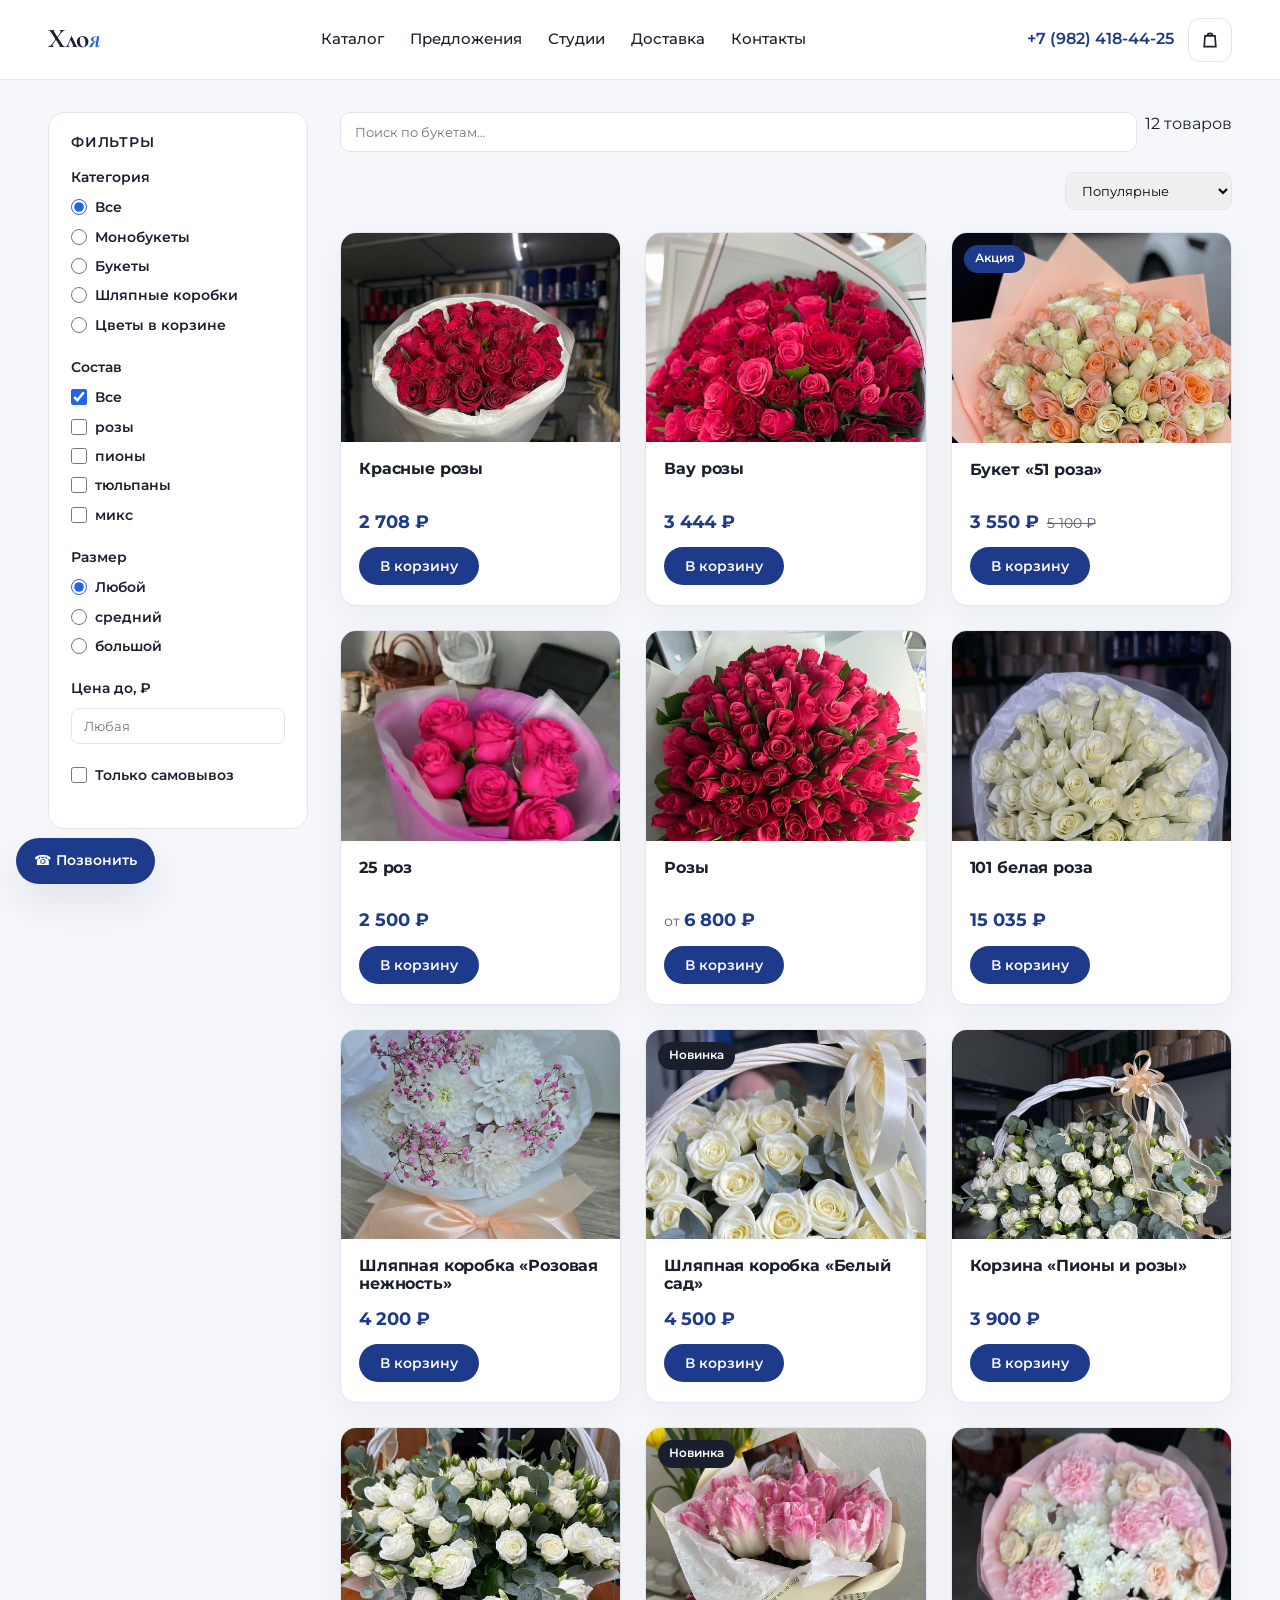
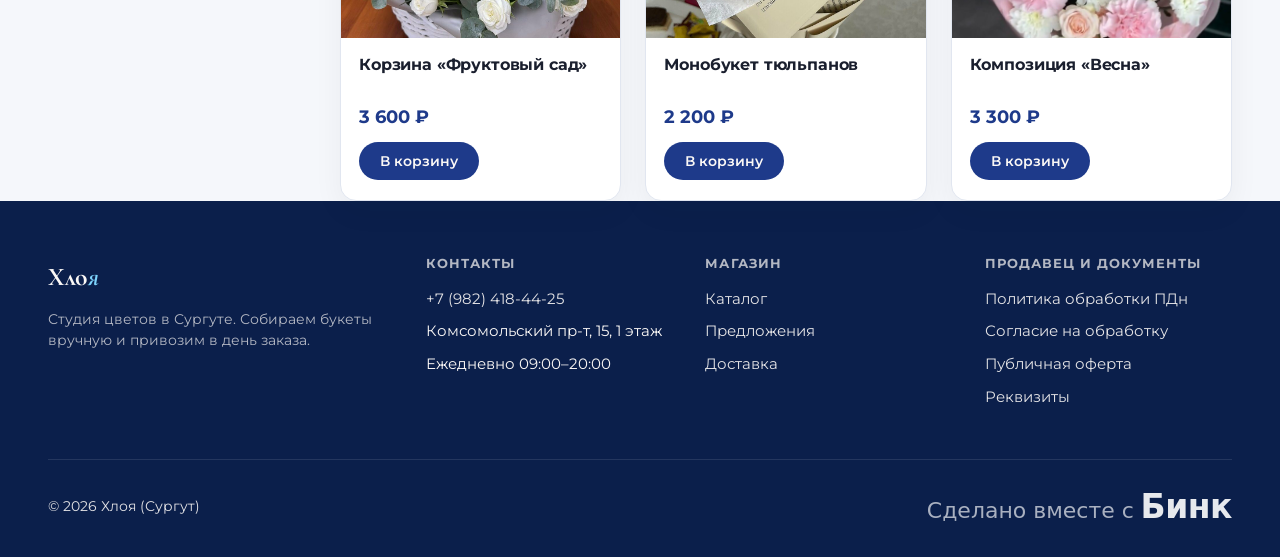
<file: shop.html>
<!DOCTYPE html>
<html lang="ru">
<head>
<meta charset="UTF-8">
<meta name="viewport" content="width=device-width, initial-scale=1.0">
<title>Магазин — Хлоя, студия цветов в Сургуте</title>
<meta name="description" content="Каталог цветов студии «Хлоя»: монобукеты, букеты, шляпные коробки, цветы в корзине. Доставка по Сургуту, самовывоз, сюрприз.">
<meta name="robots" content="index,follow">
<link rel="stylesheet" href="css/styles.css">
<link rel="stylesheet" href="css/market.css">
<link rel="preconnect" href="https://fonts.googleapis.com">
<link rel="preconnect" href="https://fonts.gstatic.com" crossorigin>
<link href="https://fonts.googleapis.com/css2?family=Cormorant+Garamond:ital,wght@0,400;0,600;0,700;1,400&family=Montserrat:wght@400;500;600;700&family=Caveat:wght@400;600&display=swap" rel="stylesheet">
</head>
<body>
<header class="site-header">
  <div class="container">
    <a class="logo" href="index.html">Хло<em>я</em></a>
    <nav class="main-nav" id="main-nav">
      <a href="shop.html">Каталог</a>
      <a href="shop.html?offers=1">Предложения</a>
      <a href="index.html#studios">Студии</a>
      <a href="index.html#delivery">Доставка</a>
      <a href="index.html#contacts">Контакты</a>
    </nav>
    <div class="header-actions">
      <a class="phone-pill" href="tel:+79824184425">+7 (982) 418-44-25</a>
      <button class="cart-btn" data-cart-open aria-label="Корзина">
        <svg width="20" height="20" viewBox="0 0 24 24" fill="none" stroke="currentColor" stroke-width="2"><path d="M6 7h12l1 13H5L6 7z"/><path d="M9 7a3 3 0 0 1 6 0"/></svg>
        <span class="cart-count" style="display:none">0</span>
      </button>
      <button class="burger" aria-label="Меню" aria-expanded="false">☰</button>
    </div>
  </div>
</header>

<!-- МАГАЗИН -->
<div id="shop-view">
  <div class="container" style="padding-top:32px">
    <div class="shop-layout">
      <aside class="filters">
        <h3>Фильтры</h3>
        <div class="filter-group"><label>Категория</label><div id="f-category"></div></div>
        <div class="filter-group"><label>Состав</label><div id="f-flower"></div></div>
        <div class="filter-group"><label>Размер</label><div id="f-size"></div></div>
        <div class="filter-group"><label>Цена до, ₽</label><input type="number" id="f-price" min="0" placeholder="Любая"></div>
        <div class="filter-group"><label class="opt" style="display:flex;align-items:center;gap:8px"><input type="checkbox" id="f-pickup"> Только самовывоз</label></div>
      </aside>
      <div>
        <div class="search-row"><input type="search" id="search" placeholder="Поиск по букетам…"><span class="count" id="count"></span></div>
        <div class="toolbar"><span class="count" id="count2"></span><select class="sort-select" id="sort"><option value="popular">Популярные</option><option value="new">Новинки</option><option value="price-asc">Сначала дешевле</option><option value="price-desc">Сначала дороже</option></select></div>
        <div class="products-grid" id="products-grid"></div>
      </div>
    </div>
  </div>
</div>

<!-- АДМИНКА -->
<div id="admin-view" class="hidden">
  <div class="admin-bar" id="admin-bar">
    <div class="container">
      <span>Админка «Хлоя» · <b>тестовый режим</b></span>
      <a href="shop.html" style="color:#fff">В магазин →</a>
    </div>
  </div>
  <div class="container" style="padding:30px 0">
    <div id="admin-panel"></div>
  </div>
</div>

<!-- КОРЗИНА -->
<dialog id="cart">
  <div class="dialog-head"><h2>Корзина <span id="cart-count-inner" style="font-size:.9rem;color:var(--text-muted);font-weight:400"></span></h2><button class="dialog-close" aria-label="Закрыть">✕</button></div>
  <div class="dialog-body">
    <div id="cart-items"></div>
    <div class="cart-total"><span>Итого</span><span id="cart-total">0 ₽</span></div>
    <button class="btn btn--primary" id="to-order" style="width:100%">Оформить заказ</button>
  </div>
</dialog>

<!-- ЗАКАЗ -->
<dialog id="order">
  <div class="dialog-head"><h2>Оформление заказа</h2><button class="dialog-close" aria-label="Закрыть">✕</button></div>
  <div class="dialog-body" id="order-form-body">
    <div class="method-tabs">
      <button class="method-tab active" data-method="delivery">Доставка<small>привезём по адресу</small></button>
      <button class="method-tab" data-method="surprise">Сюрприз<small>позвоним получателю</small></button>
      <button class="method-tab" data-method="pickup">Самовывоз<small>из студии</small></button>
    </div>
    <div id="block-delivery">
      <div class="field"><label>Район доставки</label><div id="zones"></div></div>
      <div class="field"><label>Адрес доставки <span class="req">*</span></label><input id="o-address" placeholder="Улица, дом, квартира"><div class="err">Укажите адрес доставки</div></div>
      <label class="radio-row"><input type="checkbox" id="o-self" checked> Получу сам (телефон получателя = мой)</label>
      <div class="field hidden" id="field-recipient-delivery"><label>Телефон получателя <span class="req">*</span></label><input id="o-recipient-delivery" type="tel" placeholder="+7 ___ ___-__-__"><div class="err">Минимум 10 цифр</div></div>
    </div>
    <div id="block-surprise" class="hidden">
      <div class="field"><p class="hint" style="margin-bottom:10px">Не знаете адрес? Оставьте телефон получателя — мы позвоним ему, уточним адрес и время, не раскрывая сюрприз.</p><label>Куда</label><div id="surprise-zones"></div></div>
      <div class="field"><label>Телефон получателя <span class="req">*</span></label><input id="o-recipient-s" type="tel" placeholder="+7 ___ ___-__-__"><div class="err">Минимум 10 цифр</div></div>
      <div class="field"><label>Что знаете об адресе · необязательно</label><textarea id="o-hint" rows="2"></textarea></div>
    </div>
    <div id="block-pickup" class="hidden">
      <div class="field"><label>Студия</label><div id="branches"></div></div>
    </div>
    <div class="field"><label>Когда доставить / забрать</label><div class="calendar" id="calendar" data-field="calendar"></div><div class="slots" id="slots" data-field="slots"></div><p class="slot-note"></p></div>
    <div class="field"><label>Ваше имя <span class="req">*</span></label><input id="o-name" placeholder="Как к вам обращаться"><div class="err">Имя — минимум 2 символа</div></div>
    <div class="field"><label>Телефон <span class="req">*</span></label><input id="o-phone" type="tel" placeholder="+7 ___ ___-__-__"><div class="err">Минимум 10 цифр</div></div>
    <div class="field"><label>Email (для чека)</label><input id="o-email" type="email" placeholder="you@example.com"></div>
    <div class="field"><label>Пожелания или текст открытки · необязательно</label><textarea id="o-comment" rows="2"></textarea></div>
    <div class="order-summary">
      <div class="line"><span>Товары</span><span id="sum-products">0 ₽</span></div>
      <div class="line"><span>Доставка</span><span id="sum-delivery">—</span></div>
      <div class="total line"><span>Итого</span><span id="sum-total">0 ₽</span></div>
    </div>
    <label class="consent"><input type="checkbox" id="consent-data"> Согласен на обработку персональных данных (<a href="privacy.html" target="_blank">текст</a>)</label>
    <label class="consent"><input type="checkbox" id="consent-offer"> Принимаю условия <a href="offer.html" target="_blank">публичной оферты</a></label>
    <p class="hint" style="margin-bottom:14px;font-size:.8rem;color:var(--text-muted)">Данные нужны только для заказа, без рассылок · <a href="privacy.html">политика</a></p>
    <button class="btn btn--primary" id="order-submit" style="width:100%">Оформить заказ</button>
    <p id="order-result" style="color:#B91C1C;font-size:.9rem;margin-top:10px" aria-live="polite"></p>
  </div>
  <div class="dialog-body hidden" id="order-success">
    <h2>Заказ принят 🎉</h2>
    <p>Номер заказа: <b id="order-id"></b></p>
    <p style="color:var(--text-muted);margin-top:8px"><b>Тестовый режим</b> — заказ никуда не отправляется. Мы свяжемся для подтверждения.</p>
    <button class="btn btn--primary" id="order-again" style="margin-top:16px">Новый заказ</button>
  </div>
</dialog>

<!-- КАРТОЧКА ТОВАРА -->
<dialog id="detail">
  <div class="dialog-head"><h2>Букет</h2><button class="dialog-close" aria-label="Закрыть">✕</button></div>
  <div class="dialog-body"><div class="detail-grid"></div></div>
</dialog>

<footer class="site-footer">
  <div class="container">
    <div class="footer-grid">
      <div class="footer-col">
        <div class="footer-brand">Хло<em>я</em></div>
        <p class="footer-note">Студия цветов в Сургуте. Собираем букеты вручную и привозим в день заказа.</p>
      </div>
      <div class="footer-col">
        <h4>Контакты</h4>
        <ul><li><a href="tel:+79824184425">+7 (982) 418-44-25</a></li><li>Комсомольский пр-т, 15, 1 этаж</li><li>Ежедневно 09:00–20:00</li></ul>
      </div>
      <div class="footer-col">
        <h4>Магазин</h4>
        <ul><li><a href="shop.html">Каталог</a></li><li><a href="shop.html?offers=1">Предложения</a></li><li><a href="index.html#delivery">Доставка</a></li></ul>
      </div>
      <div class="footer-col">
        <h4>Продавец и документы</h4>
        <ul><li><a href="privacy.html">Политика обработки ПДн</a></li><li><a href="consent.html">Согласие на обработку</a></li><li><a href="offer.html">Публичная оферта</a></li><li><a href="requisites.html">Реквизиты</a></li></ul>
      </div>
    </div>
    <div class="footer-bottom">
      <span>© 2026 Хлоя (Сургут)</span>
      <!-- Бинк: знак «Сделано вместе с Бинк», белый — для тёмного фона. https://b-inc.ru -->
      <a class="binc-made binc-made--white" href="https://b-inc.ru/" target="_blank" rel="noopener"><span class="binc-made__muted">Сделано вместе&nbsp;с</span> <span class="binc-made__name">Бинк</span></a>
    </div>
  </div>
</footer>

<div class="contact-dock">
  <a href="tel:+79824184425">☎ Позвонить</a>
</div>

<script src="js/api.js"></script>
<script src="js/app.js"></script>
<script src="js/market.js"></script>
<script src="js/admin.js"></script>
</body>
</html>
</file>
<file: css/styles.css>
/* Хлоя · дизайн-система · синяя гамма (токены как у VΛΖΛ) */
:root{
  --bg-primary:#F5F7FB;
  --bg-card:#FFFFFF;
  --bg-sand:#E8EEF7;
  --bg-sand-light:#EEF2F9;
  --bg-olive:#1E3A8A;
  --bg-olive-hover:#16306F;
  --bg-olive-light:#E3EAFB;
  --text-dark:#1A1F2E;
  --text-muted:#5B6577;
  --text-light:#FBF8F6;
  --text-olive:#1E3A8A;
  --border-subtle:rgba(26,31,46,.08);
  --border-card:#E1E6F0;
  --border-olive:#3B5BB8;
  --accent-gold:#7DD3FC;
  --accent-gold-text:#1D4ED8;
  --accent-terracotta:#2563EB;
  --badge-new:#1A1F2E;
  --bg-footer:#0B1F4B;
  --text-footer:#FBF8F6;
  --font-serif:'Cormorant Garamond',Georgia,'Times New Roman',serif;
  --font-sans:'Montserrat',system-ui,-apple-system,'Segoe UI',Roboto,Arial,sans-serif;
  --font-cursive:'Caveat','Segoe Script',cursive;
  --container-max:1380px;
  --header-height:80px;
  --shadow-card:0 10px 30px rgba(26,31,46,.05);
  --shadow-hover:0 18px 40px rgba(26,31,46,.09);
  --ease:cubic-bezier(0.23,1,0.32,1);
}
*,*::before,*::after{box-sizing:border-box;margin:0;padding:0}
html{scroll-behavior:smooth;-webkit-text-size-adjust:100%}
body{background:var(--bg-primary);color:var(--text-dark);font-family:var(--font-sans);font-size:16px;line-height:1.55;-webkit-font-smoothing:antialiased}
img{max-width:100%;display:block}
a{color:var(--accent-terracotta);text-decoration:none}
a:hover{text-decoration:underline}
button{font-family:inherit;cursor:pointer}
.container{max-width:var(--container-max);margin:0 auto;padding:0 clamp(16px,4vw,48px)}
:focus-visible{outline:2px solid var(--accent-terracotta);outline-offset:3px;border-radius:4px}
::selection{background:var(--bg-olive);color:var(--text-light)}
h1,h2,h3,h4{font-family:var(--font-serif);font-weight:600;line-height:1.1;letter-spacing:-.01em}
.hidden{display:none!important}
.sr-only{position:absolute;width:1px;height:1px;overflow:hidden;clip:rect(0 0 0 0);white-space:nowrap}

/* кнопки */
.btn{display:inline-flex;align-items:center;justify-content:center;gap:8px;padding:14px 28px;border-radius:999px;border:1.5px solid transparent;font-weight:600;font-size:.95rem;transition:transform .25s var(--ease),background .25s var(--ease),color .25s var(--ease),box-shadow .25s var(--ease);text-decoration:none}
.btn:hover{text-decoration:none}
.btn:active{transform:scale(.97)}
@media(hover:hover){.btn:hover{transform:translateY(-1px)}}
.btn--primary{background:var(--bg-olive);color:var(--text-light)}
.btn--primary:hover{background:var(--bg-olive-hover)}
.btn--ghost{background:transparent;border-color:var(--border-olive);color:var(--text-olive)}
.btn--ghost:hover{background:var(--bg-olive-light)}
.btn--terracotta{background:var(--accent-terracotta);color:#fff}
.btn--small{padding:10px 20px;font-size:.85rem}

/* шапка */
.site-header{position:sticky;top:0;z-index:100;background:rgba(255,255,255,.92);backdrop-filter:blur(10px);border-bottom:1px solid var(--border-subtle);height:var(--header-height)}
.site-header .container{height:100%;display:flex;align-items:center;justify-content:space-between;gap:24px}
.logo{font-family:var(--font-serif);font-size:1.7rem;font-weight:700;color:var(--text-dark);text-decoration:none;letter-spacing:-.01em}
.logo em{font-style:italic;color:var(--accent-terracotta)}
.main-nav{display:flex;gap:26px;align-items:center}
.main-nav a{color:var(--text-dark);font-size:.92rem;font-weight:500;text-decoration:none;position:relative}
.main-nav a::after{content:"";position:absolute;left:0;bottom:-4px;height:2px;width:100%;background:var(--accent-terracotta);transform:scaleX(0);transform-origin:0 50%;transition:transform .25s var(--ease)}
.main-nav a:hover::after{transform:scaleX(1)}
.header-actions{display:flex;gap:14px;align-items:center}
.cart-btn{position:relative;display:inline-flex;align-items:center;justify-content:center;width:44px;height:44px;border-radius:12px;border:1.5px solid var(--border-card);background:var(--bg-card);color:var(--text-dark)}
.cart-count{position:absolute;top:-6px;right:-6px;min-width:20px;height:20px;border-radius:10px;background:var(--accent-terracotta);color:#fff;font-size:.72rem;font-weight:700;display:flex;align-items:center;justify-content:center;padding:0 5px}
.burger{display:none;width:44px;height:44px;border-radius:12px;border:1.5px solid var(--border-card);background:var(--bg-card);font-size:1.2rem}
.phone-pill{font-weight:600;color:var(--text-olive)}

/* hero */
.hero{position:relative;overflow:hidden;background:var(--bg-sand-light)}
.hero-track{display:flex;transition:transform .45s var(--ease)}
.hero-slide{flex:0 0 100%;position:relative;min-height:min(70vh,620px);display:flex;align-items:center}
.hero-slide picture,.hero-slide img{position:absolute;inset:0;width:100%;height:100%;object-fit:cover}
.hero-slide::after{content:"";position:absolute;inset:0;background:linear-gradient(90deg,rgba(11,31,75,.72) 0%,rgba(11,31,75,.35) 55%,transparent 100%)}
.hero-copy{position:relative;z-index:2;color:#fff;max-width:640px;padding:60px 0}
.hero-copy h1{font-size:clamp(2.4rem,6vw,4.6rem);color:#fff;margin-bottom:18px}
.hero-copy p{font-size:1.1rem;opacity:.92;max-width:48ch;margin-bottom:30px}
.hero-ctas{display:flex;gap:14px;flex-wrap:wrap}
.hero-dots{position:absolute;bottom:22px;left:50%;transform:translateX(-50%);display:flex;gap:8px;z-index:3}
.hero-dots button{width:10px;height:10px;border-radius:50%;border:0;background:rgba(255,255,255,.4);transition:background .25s}
.hero-dots button.active{background:#fff}

/* преимущества */
.benefits{display:grid;grid-template-columns:repeat(4,1fr);gap:22px;padding:56px 0}
.benefit{display:flex;flex-direction:column;gap:12px}
.benefit .ico{width:46px;height:46px;color:var(--accent-terracotta)}
.benefit h3{font-family:var(--font-sans);font-size:1rem;font-weight:700}
.benefit p{color:var(--text-muted);font-size:.9rem}

/* секции */
.section{padding:70px 0}
.section--sand{background:var(--bg-sand)}
.section-head{display:flex;align-items:flex-end;justify-content:space-between;gap:20px;margin-bottom:36px}
.section-head h2{font-size:clamp(1.9rem,4vw,3rem)}
.section-head .link{font-weight:600;color:var(--accent-terracotta);white-space:nowrap}

/* карточки товара */
.products-grid{display:grid;grid-template-columns:repeat(auto-fill,minmax(260px,1fr));gap:24px}
.product-card{background:var(--bg-card);border-radius:16px;overflow:hidden;border:1px solid var(--border-card);box-shadow:var(--shadow-card);transition:box-shadow .3s var(--ease),transform .3s var(--ease)}
.product-card:hover{box-shadow:var(--shadow-hover);transform:translateY(-4px)}
.product-card .photo{position:relative;aspect-ratio:4/3;overflow:hidden;background:var(--bg-sand-light)}
.product-card .photo img{width:100%;height:100%;object-fit:cover;transition:transform .45s var(--ease)}
.product-card:hover .photo img{transform:scale(1.04)}
.product-card .body{padding:18px 18px 20px}
.product-card h3{font-family:var(--font-sans);font-size:1rem;font-weight:700;min-height:2.6em;margin-bottom:6px}
.product-card h3 a{color:var(--text-dark);text-decoration:none}
.product-card .price{font-weight:700;font-size:1.1rem;color:var(--text-olive)}
.product-card .price .old{font-weight:400;color:var(--text-muted);text-decoration:line-through;font-size:.9rem;margin-left:8px}
.product-card .price .prefix{font-weight:400;color:var(--text-muted);font-size:.85rem}
.badge{position:absolute;top:12px;left:12px;background:var(--bg-olive);color:#fff;font-size:.72rem;font-weight:600;padding:5px 11px;border-radius:999px;z-index:2}
.badge--new{background:var(--badge-new)}

/* коллекции */
.collections-grid{display:grid;grid-template-columns:repeat(auto-fill,minmax(280px,1fr));gap:24px}
.collection-card{position:relative;border-radius:16px;overflow:hidden;aspect-ratio:16/10;display:flex;align-items:flex-end;box-shadow:var(--shadow-card)}
.collection-card img{position:absolute;inset:0;width:100%;height:100%;object-fit:cover;transition:transform .45s var(--ease)}
.collection-card:hover img{transform:scale(1.04)}
.collection-card::after{content:"";position:absolute;inset:0;background:linear-gradient(180deg,transparent 40%,rgba(11,31,75,.78))}
.collection-card .info{position:relative;z-index:2;color:#fff;padding:22px}
.collection-card .info h3{color:#fff;font-size:1.35rem;margin-bottom:4px}
.collection-card .info p{font-size:.88rem;opacity:.9}

/* студии */
.studios{display:grid;grid-template-columns:1fr 1.2fr;gap:32px;align-items:start}
.studio-card{background:var(--bg-card);border:1px solid var(--border-card);border-radius:16px;padding:26px;margin-bottom:16px}
.studio-card h3{font-size:1.3rem;margin-bottom:10px}
.studio-card .row{margin-bottom:6px;color:var(--text-muted);font-size:.94rem}
.studio-card .row b{color:var(--text-dark)}
.map-wrap{position:relative;border-radius:16px;overflow:hidden;border:1px solid var(--border-card);box-shadow:var(--shadow-card)}
.map-wrap iframe{display:block;width:100%;height:440px;border:0}

/* подвал */
.site-footer{background:var(--bg-footer);color:var(--text-footer);padding:56px 0 28px}
.site-footer a{color:var(--text-footer)}
.footer-grid{display:grid;grid-template-columns:1.4fr 1fr 1fr 1fr;gap:32px;margin-bottom:40px}
.footer-col h4{font-family:var(--font-sans);font-size:.8rem;font-weight:700;text-transform:uppercase;letter-spacing:.08em;margin-bottom:16px;opacity:.7}
.footer-col ul{list-style:none}
.footer-col li{margin-bottom:10px;font-size:.92rem}
.footer-col li a{text-decoration:none;opacity:.9}
.footer-col li a:hover{opacity:1;text-decoration:underline}
.footer-brand{font-family:var(--font-serif);font-size:1.6rem;font-weight:700;margin-bottom:12px}
.footer-brand em{font-style:italic;color:var(--accent-gold)}
.footer-note{font-size:.85rem;opacity:.7;max-width:36ch}
.footer-bottom{display:flex;align-items:center;justify-content:space-between;gap:20px;flex-wrap:wrap;border-top:1px solid rgba(255,255,255,.12);padding-top:24px;font-size:.86rem;opacity:.9}

/* док контактов */
.contact-dock{position:fixed;left:16px;bottom:calc(16px + env(safe-area-inset-bottom,0px));z-index:90;display:flex;gap:10px;flex-wrap:wrap}
.contact-dock a{display:inline-flex;align-items:center;gap:8px;padding:12px 18px;border-radius:999px;background:var(--bg-olive);color:#fff;text-decoration:none;font-weight:600;font-size:.88rem;box-shadow:var(--shadow-hover)}
.contact-dock a:hover{background:var(--bg-olive-hover);text-decoration:none}
.contact-dock a.dock-msg{background:var(--accent-terracotta)}

@media(max-width:1024px){
  .benefits{grid-template-columns:repeat(2,1fr)}
  .studios{grid-template-columns:1fr}
  .footer-grid{grid-template-columns:1fr 1fr}
}
@media(max-width:768px){
  .main-nav{display:none}
  .burger{display:inline-flex;align-items:center;justify-content:center}
  .main-nav.open{display:flex;position:absolute;top:var(--header-height);left:0;right:0;flex-direction:column;background:#fff;padding:20px clamp(16px,4vw,48px);gap:18px;border-bottom:1px solid var(--border-card);box-shadow:var(--shadow-card)}
  .phone-pill{display:none}
  .benefits{grid-template-columns:1fr}
  .hero-slide{min-height:70vh}
  .footer-grid{grid-template-columns:1fr}
  .footer-bottom{flex-direction:column;align-items:flex-start}
  .section-head{flex-direction:column;align-items:flex-start}
  .map-wrap iframe{height:320px}
}
@media(prefers-reduced-motion:reduce){
  *,*::before,*::after{animation:none!important;transition:none!important}
  html{scroll-behavior:auto}
  .hero-track{transition:none}
}

/* Бинк: знак «Сделано вместе с Бинк» (код дословно). https://b-inc.ru */
a.binc-made.binc-made--white,a.binc-made.binc-made--black{display:inline-flex;align-items:baseline;gap:.3em;padding:6px 0;margin:0;border:0;background:none;font:400 22px/1 Inter,system-ui,-apple-system,"Segoe UI",Roboto,Arial,sans-serif;letter-spacing:0;text-transform:none;text-decoration:none;white-space:nowrap;-webkit-tap-highlight-color:transparent}
a.binc-made.binc-made--white{color:#fff}
a.binc-made.binc-made--black{color:#0b0b0c}
a.binc-made .binc-made__muted{opacity:.72;transition:opacity .2s ease}
a.binc-made.binc-made--solid .binc-made__muted{opacity:1}
a.binc-made .binc-made__name{font-size:1.5em;font-weight:600;letter-spacing:-.015em;line-height:1;color:inherit}
a.binc-made:hover .binc-made__muted,a.binc-made:focus-visible .binc-made__muted{opacity:1}
a.binc-made:focus-visible{outline:2px solid currentColor;outline-offset:4px;border-radius:4px}
@media (prefers-reduced-motion:reduce){a.binc-made .binc-made__muted{transition:none}}
</file>
<file: css/market.css>
/* Хлоя · магазин, корзина, заказ, админка */
.shop-layout{display:grid;grid-template-columns:260px 1fr;gap:32px;align-items:start}
.filters{background:var(--bg-card);border:1px solid var(--border-card);border-radius:16px;padding:22px;position:sticky;top:calc(var(--header-height) + 16px)}
.filters h3{font-family:var(--font-sans);font-size:.85rem;text-transform:uppercase;letter-spacing:.06em;margin-bottom:16px}
.filter-group{margin-bottom:20px}
.filter-group label{display:block;font-size:.9rem;font-weight:600;margin-bottom:8px}
.filter-group .opt{display:flex;align-items:center;gap:8px;font-size:.9rem;color:var(--text-dark);margin-bottom:7px;cursor:pointer}
.filter-group input[type=checkbox],.filter-group input[type=radio]{accent-color:var(--accent-terracotta);width:16px;height:16px}
.filter-group input[type=number],.filter-group input[type=search]{width:100%;padding:9px 12px;border-radius:8px;border:1.5px solid var(--border-card);font-family:inherit}
.search-row{display:flex;gap:8px;margin-bottom:20px}
.search-row input{flex:1;padding:11px 14px;border-radius:10px;border:1.5px solid var(--border-card);font-family:inherit}
.toolbar{display:flex;align-items:center;justify-content:space-between;gap:14px;margin-bottom:22px;flex-wrap:wrap}
.toolbar .count{color:var(--text-muted);font-size:.9rem}
.sort-select{padding:9px 12px;border-radius:10px;border:1.5px solid var(--border-card);font-family:inherit}

/* диалоги */
dialog{border:0;border-radius:18px;padding:0;box-shadow:var(--shadow-hover);max-width:92vw}
dialog::backdrop{background:rgba(11,31,75,.55);backdrop-filter:blur(4px)}
.dialog-head{display:flex;align-items:center;justify-content:space-between;padding:20px 24px;border-bottom:1px solid var(--border-subtle)}
.dialog-head h2{font-size:1.35rem}
.dialog-close{width:36px;height:36px;border-radius:10px;border:1.5px solid var(--border-card);background:transparent;font-size:1.1rem}
.dialog-body{padding:24px}
#cart{width:640px}
.cart-item{display:grid;grid-template-columns:64px 1fr auto auto;gap:14px;align-items:center;padding:12px 0;border-bottom:1px solid var(--border-subtle)}
.cart-item img{width:64px;height:64px;object-fit:cover;border-radius:10px}
.cart-item .t{font-weight:600;font-size:.92rem}
.cart-item .p{color:var(--text-muted);font-size:.86rem}
.qty{display:inline-flex;align-items:center;gap:2px;border:1.5px solid var(--border-card);border-radius:10px}
.qty button{width:32px;height:32px;border:0;background:transparent;font-size:1rem}
.cart-total{display:flex;justify-content:space-between;font-weight:700;font-size:1.15rem;padding:18px 0}

/* форма заказа */
#order{width:680px}
.field{margin-bottom:16px}
.field label{display:block;font-size:.85rem;font-weight:600;margin-bottom:6px}
.field .req{color:#B91C1C}
.field input,.field textarea,.field select{width:100%;padding:12px 14px;border-radius:10px;border:1.5px solid var(--border-card);font-family:inherit;font-size:.95rem}
.field textarea{resize:vertical}
.field .hint{font-size:.78rem;color:var(--text-muted);margin-top:5px}
.field .err{display:none;font-size:.8rem;color:#B91C1C;margin-top:5px}
.field.invalid input,.field.invalid textarea{border-color:#B91C1C}
.field.invalid .err{display:block}
.method-tabs{display:grid;grid-template-columns:repeat(3,1fr);gap:10px;margin-bottom:18px}
.method-tab{border:1.5px solid var(--border-card);border-radius:12px;padding:14px;text-align:left;background:var(--bg-card);font-weight:600}
.method-tab.active{border-color:var(--accent-terracotta);background:var(--bg-olive-light)}
.method-tab small{display:block;font-weight:400;color:var(--text-muted);font-size:.78rem;margin-top:3px}
.radio-row{display:flex;gap:8px;align-items:center;font-size:.9rem;margin-bottom:8px;cursor:pointer}
.radio-row input{accent-color:var(--accent-terracotta)}
.branch-card{display:flex;gap:12px;align-items:flex-start;border:1.5px solid var(--border-card);border-radius:12px;padding:14px 16px;margin-bottom:10px;cursor:pointer;background:var(--bg-card);transition:border-color .2s var(--ease),background .2s var(--ease)}
.branch-card:has(input:checked){border-color:var(--accent-terracotta);background:var(--bg-olive-light)}
.branch-card input{accent-color:var(--accent-terracotta);margin-top:3px;flex-shrink:0}
.branch-info{display:flex;flex-direction:column;gap:3px}
.branch-info b{font-size:.95rem;font-weight:600}
.branch-info span{font-size:.85rem;color:var(--text-muted)}
.calendar{display:grid;grid-template-columns:repeat(7,1fr);gap:6px;margin-bottom:14px}
.calendar .dow{font-size:.72rem;text-align:center;color:var(--text-muted);text-transform:uppercase}
.calendar button{display:flex;flex-direction:column;align-items:center;justify-content:center;gap:1px;min-height:48px;border-radius:10px;border:1.5px solid var(--border-card);background:var(--bg-card);font-size:.9rem;font-weight:600}
.calendar button small{font-size:.62rem;font-weight:400;opacity:.7;text-transform:uppercase}
.calendar button.other{opacity:.3}
.calendar button.selected{background:var(--bg-olive);color:#fff;border-color:var(--bg-olive)}
.calendar button:disabled{opacity:.25;cursor:default}
.slots{display:flex;flex-wrap:wrap;gap:8px}
.slots button{padding:9px 14px;border-radius:999px;border:1.5px solid var(--border-card);background:var(--bg-card);font-size:.85rem}
.slots button.selected{background:var(--accent-terracotta);color:#fff;border-color:var(--accent-terracotta)}
.slots button:disabled{opacity:.3;cursor:default}
.slot-note{font-size:.78rem;color:var(--text-muted);margin:8px 0 14px}
.consent{display:flex;gap:10px;align-items:flex-start;font-size:.85rem;margin-bottom:12px;color:var(--text-muted)}
.consent input{margin-top:3px;accent-color:var(--accent-terracotta)}
.consent a{color:var(--accent-terracotta)}
.order-summary{background:var(--bg-sand-light);border-radius:12px;padding:16px;margin-bottom:16px;font-size:.92rem}
.order-summary .line{display:flex;justify-content:space-between;margin-bottom:6px}
.order-summary .total{font-weight:700;font-size:1.1rem;border-top:1px solid var(--border-card);padding-top:10px;margin-top:8px}
#order-result{font-size:1rem}

/* детальный просмотр товара */
#detail{width:560px}
.detail-grid{display:grid;grid-template-columns:1fr 1fr;gap:20px}
.detail-grid img{width:100%;border-radius:12px;aspect-ratio:4/3;object-fit:cover}
.detail-grid .price{font-size:1.4rem;font-weight:700;color:var(--text-olive);margin:8px 0}
.detail-grid .desc{color:var(--text-muted);font-size:.92rem;margin-bottom:12px}
.availability{font-size:.88rem;color:var(--text-muted);background:var(--bg-sand-light);border-radius:10px;padding:12px;margin-bottom:16px}
.availability b{color:var(--text-dark)}

/* админка */
.admin-bar{background:var(--bg-olive);color:#fff;padding:10px 0;display:none}
.admin-bar.show{display:block}
.admin-bar .container{display:flex;align-items:center;justify-content:space-between;gap:14px}
.admin-login{max-width:440px;margin:40px auto;background:var(--bg-card);border-radius:16px;padding:30px;border:1px solid var(--border-card)}
.admin-login h2{margin-bottom:14px}
.admin-tabs{display:flex;gap:6px;flex-wrap:wrap;margin-bottom:22px;border-bottom:1px solid var(--border-card);padding-bottom:0}
.admin-tab{padding:12px 18px;border:0;background:transparent;font-weight:600;color:var(--text-muted);border-bottom:2px solid transparent}
.admin-tab.active{color:var(--text-olive);border-bottom-color:var(--accent-terracotta)}
.admin-panel{display:none}
.admin-panel.active{display:block}
.admin-table{width:100%;border-collapse:collapse;font-size:.9rem}
.admin-table th,.admin-table td{padding:10px 12px;border-bottom:1px solid var(--border-subtle);text-align:left;vertical-align:top}
.admin-table th{font-size:.78rem;text-transform:uppercase;letter-spacing:.05em;color:var(--text-muted)}
.admin-table img{width:48px;height:48px;object-fit:cover;border-radius:8px}
.flag-btn{padding:6px 12px;border-radius:999px;border:1.5px solid var(--border-card);background:var(--bg-card);font-size:.78rem;font-weight:600}
.flag-btn.on{background:var(--bg-olive);color:#fff;border-color:var(--bg-olive)}
.status-badge{padding:4px 10px;border-radius:999px;font-size:.75rem;font-weight:700;display:inline-block}
.status-pending{background:#FEF3C7;color:#92400E}
.status-succeeded{background:#D1FAE5;color:#065F46}
.status-canceled{background:#FEE2E2;color:#991B1B}
.status-mismatch{background:#FEF2F2;color:#9B1C1C}
.admin-note{font-size:.85rem;color:var(--text-muted);margin-bottom:18px}
.admin-memo{background:var(--bg-sand-light);border-radius:12px;padding:16px;font-size:.88rem;margin-bottom:20px}
.admin-memo summary{font-weight:700;cursor:pointer}
.admin-memo p{margin-top:10px;color:var(--text-muted)}

@media(max-width:900px){
  .shop-layout{grid-template-columns:1fr}
  .filters{position:static}
  .detail-grid{grid-template-columns:1fr}
  .method-tabs{grid-template-columns:1fr}
  #cart,#order{width:100%}
  .cart-item{grid-template-columns:52px 1fr auto;grid-template-rows:auto auto}
}
</file>
